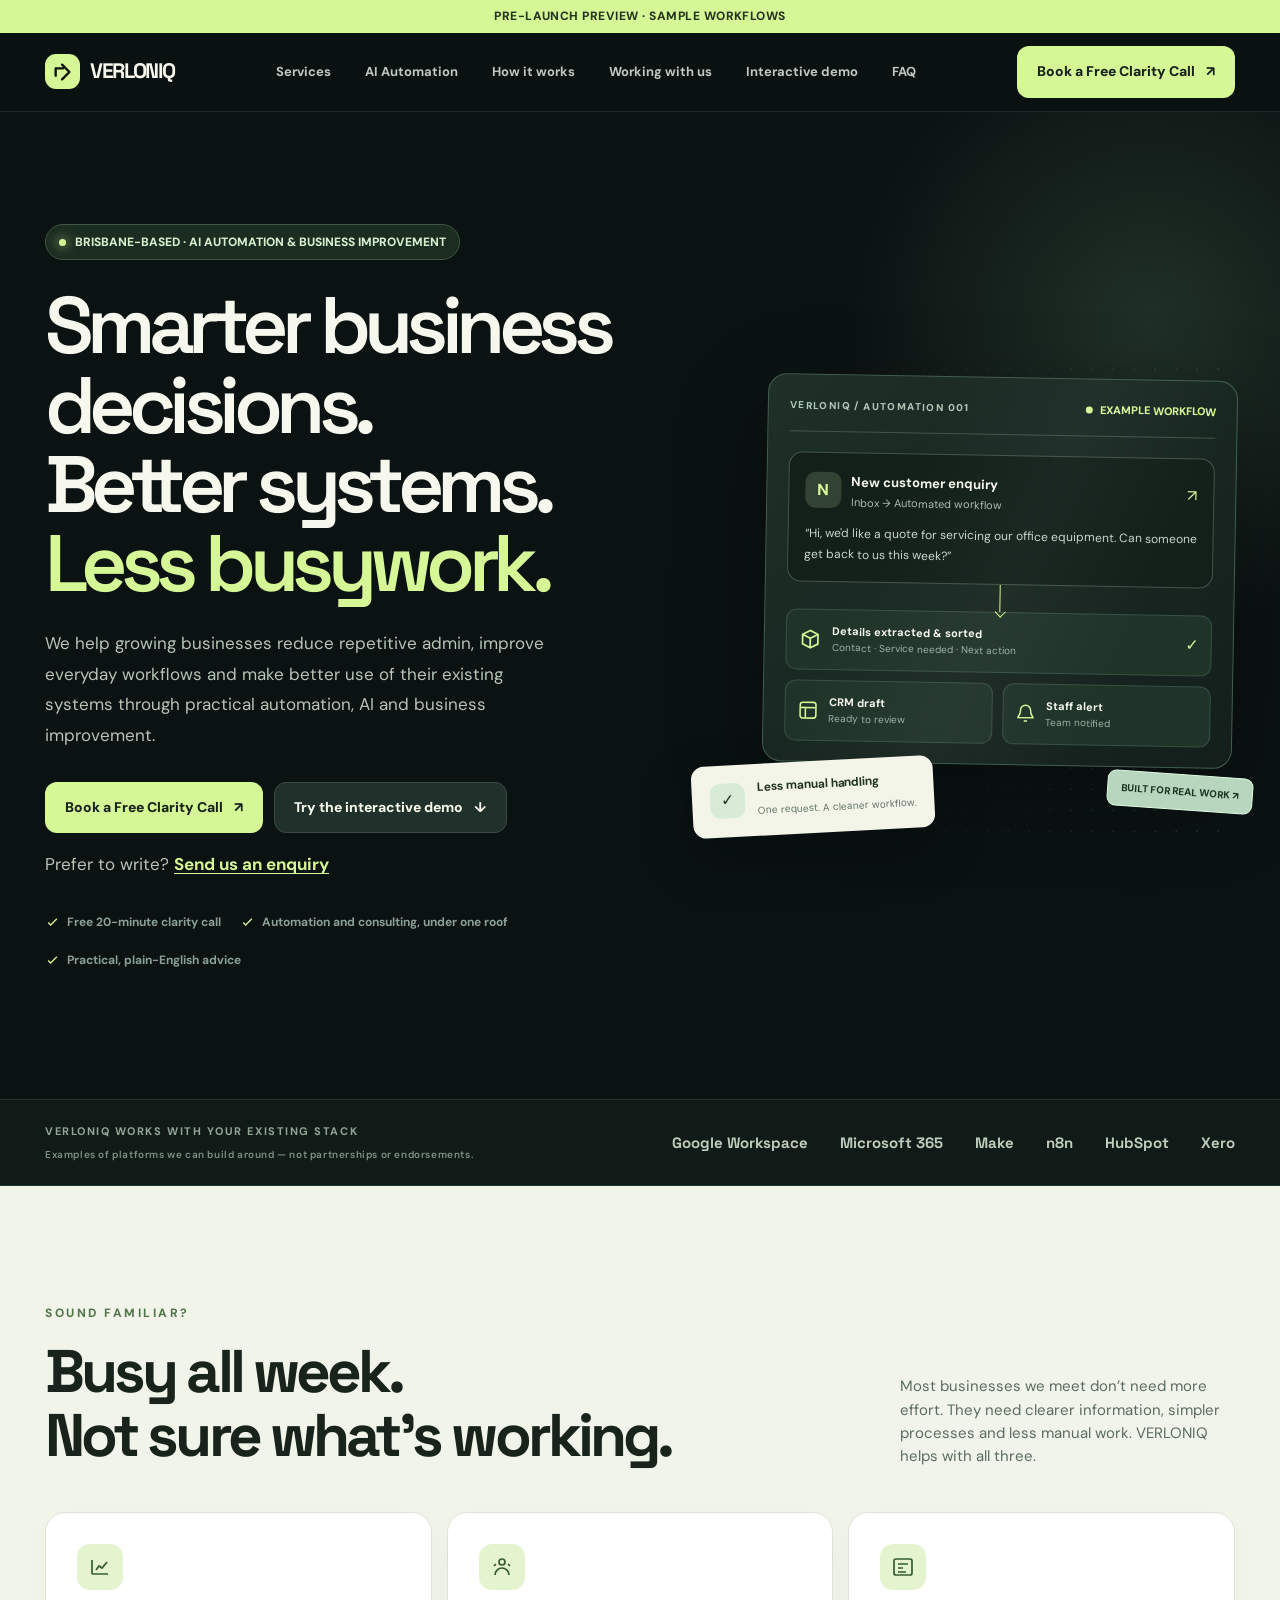
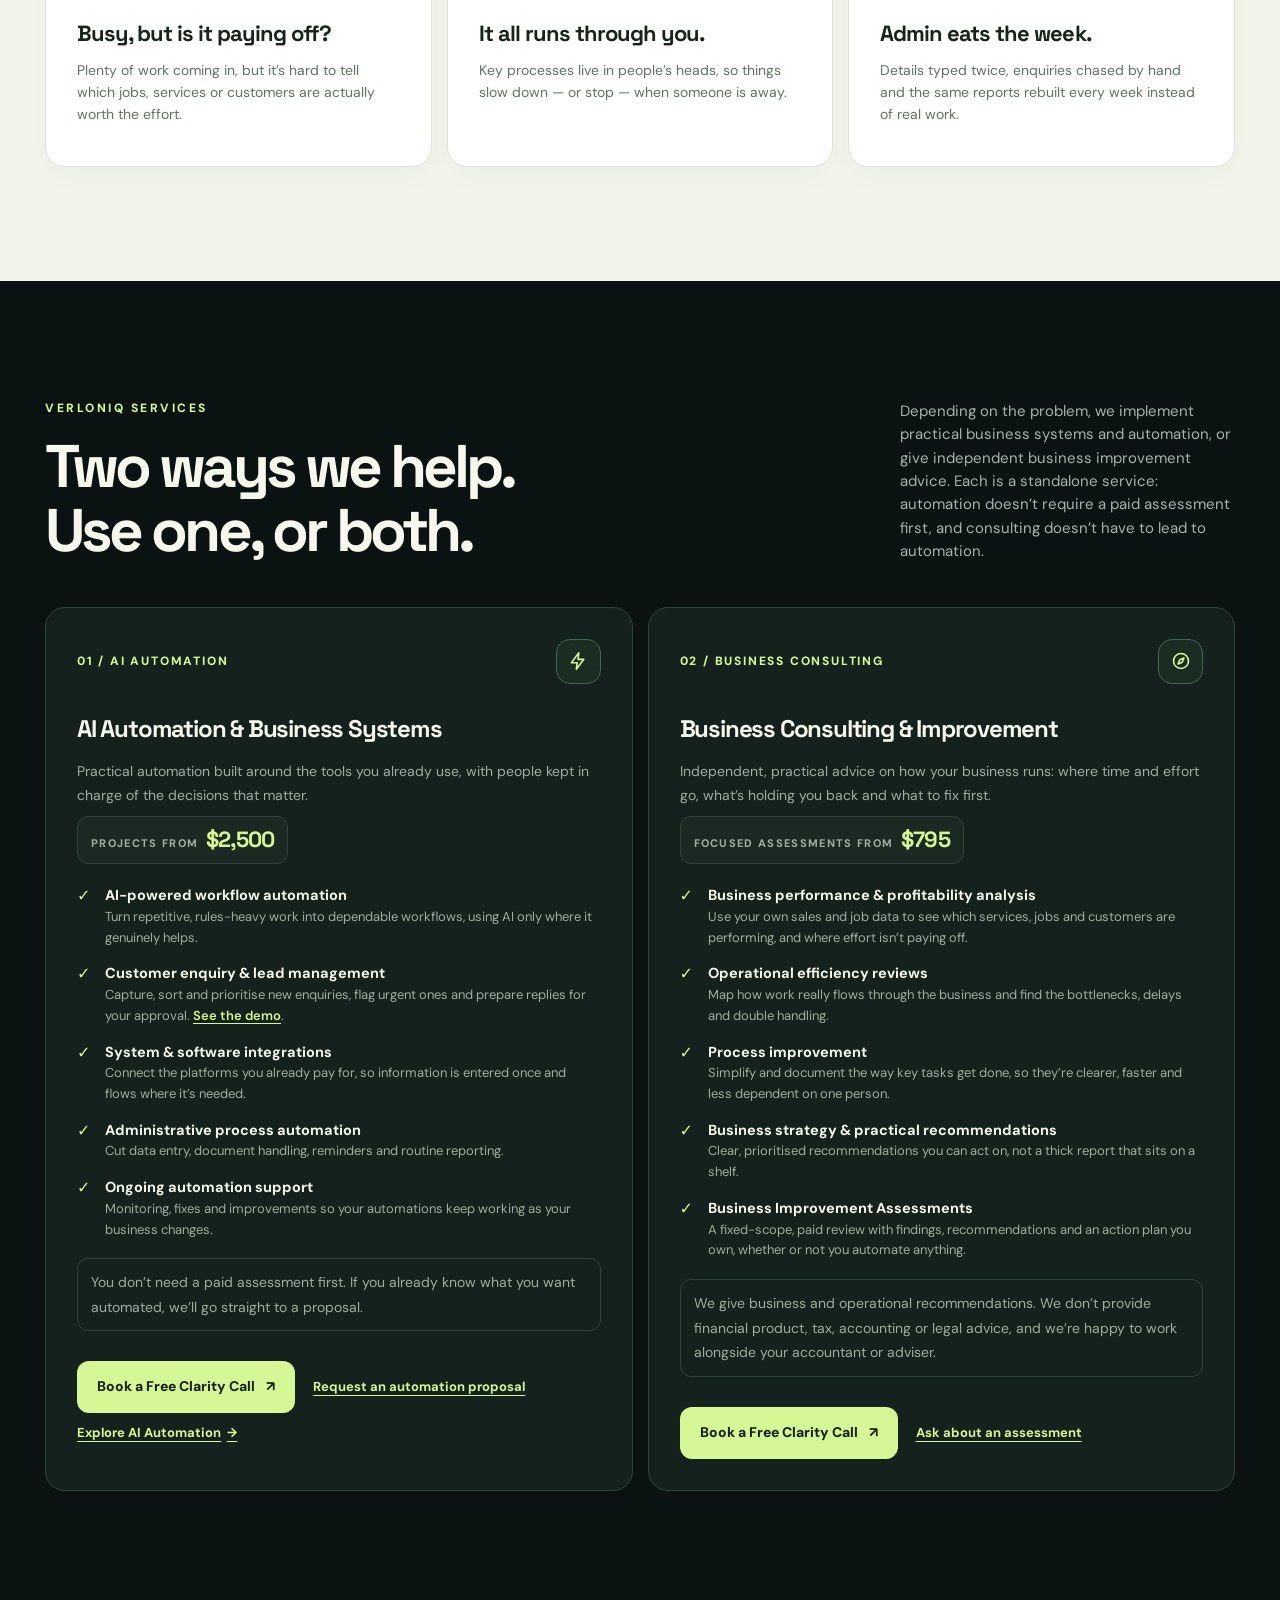
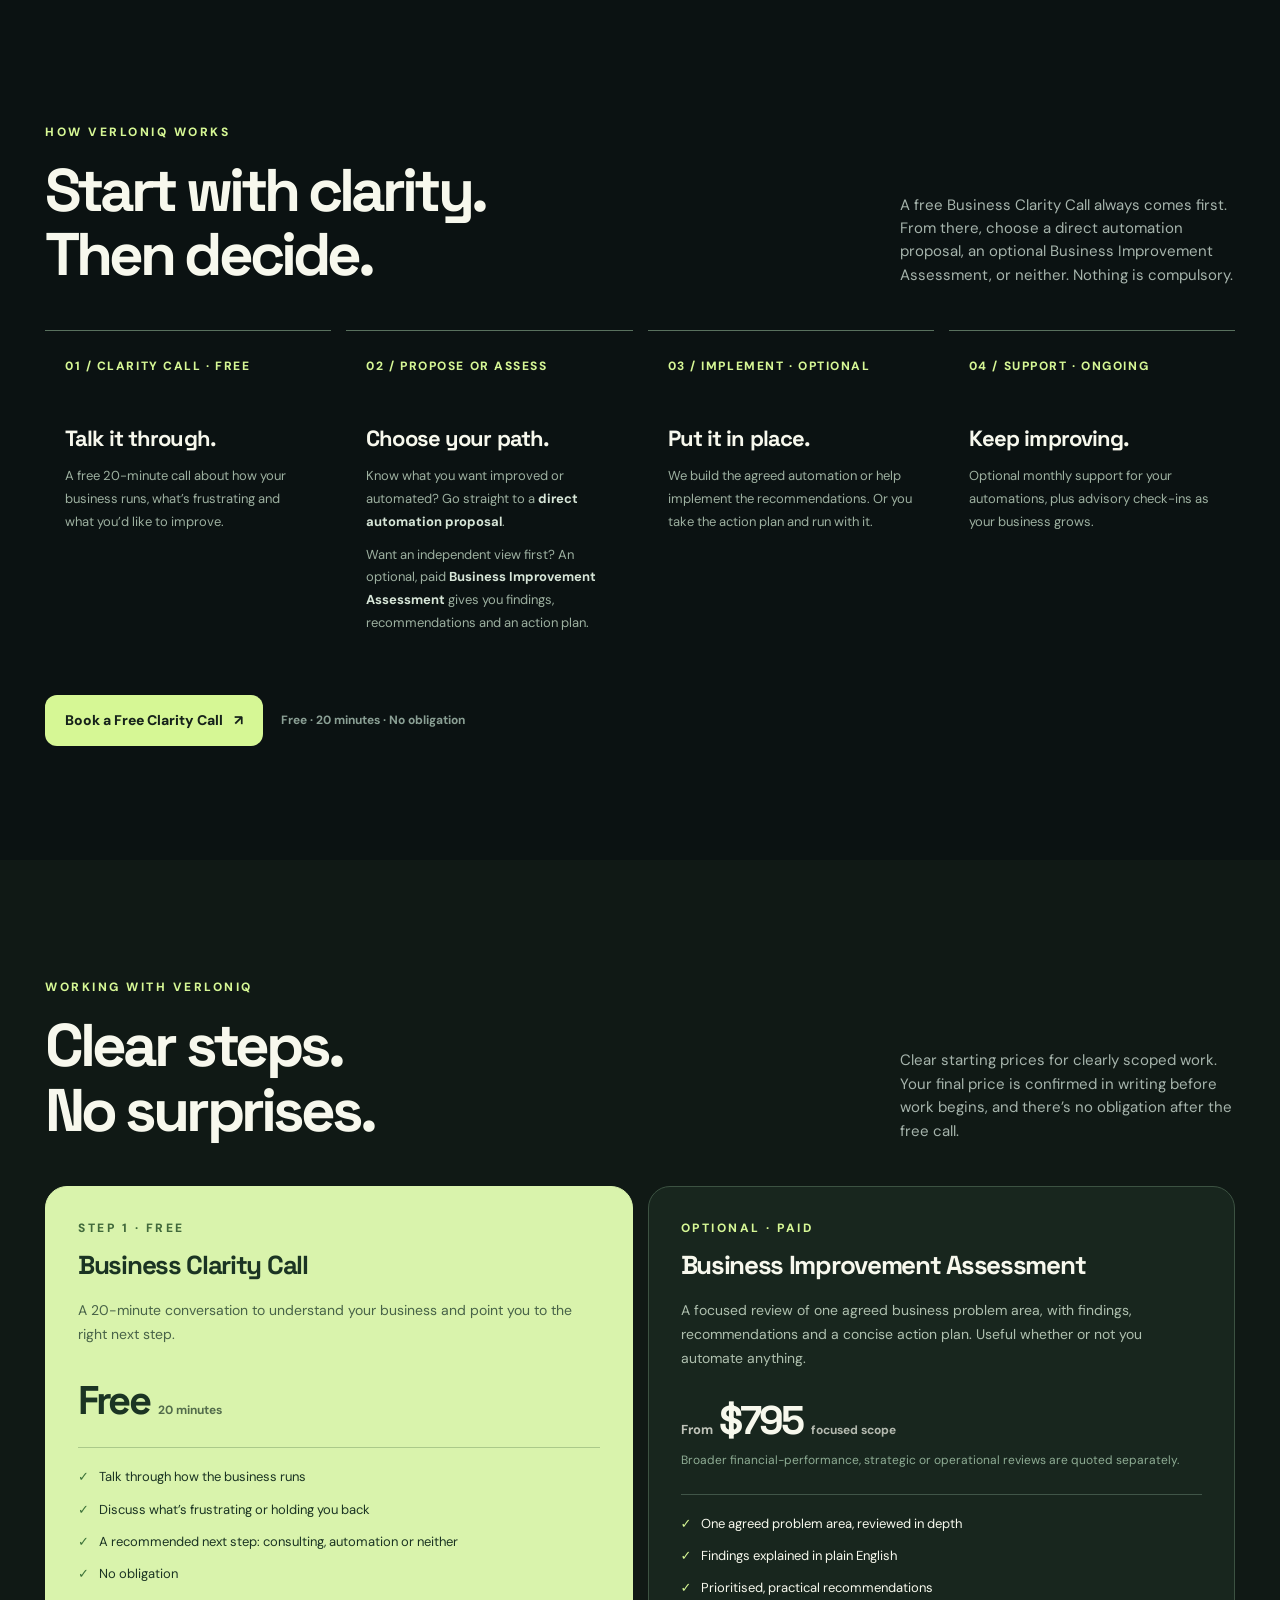
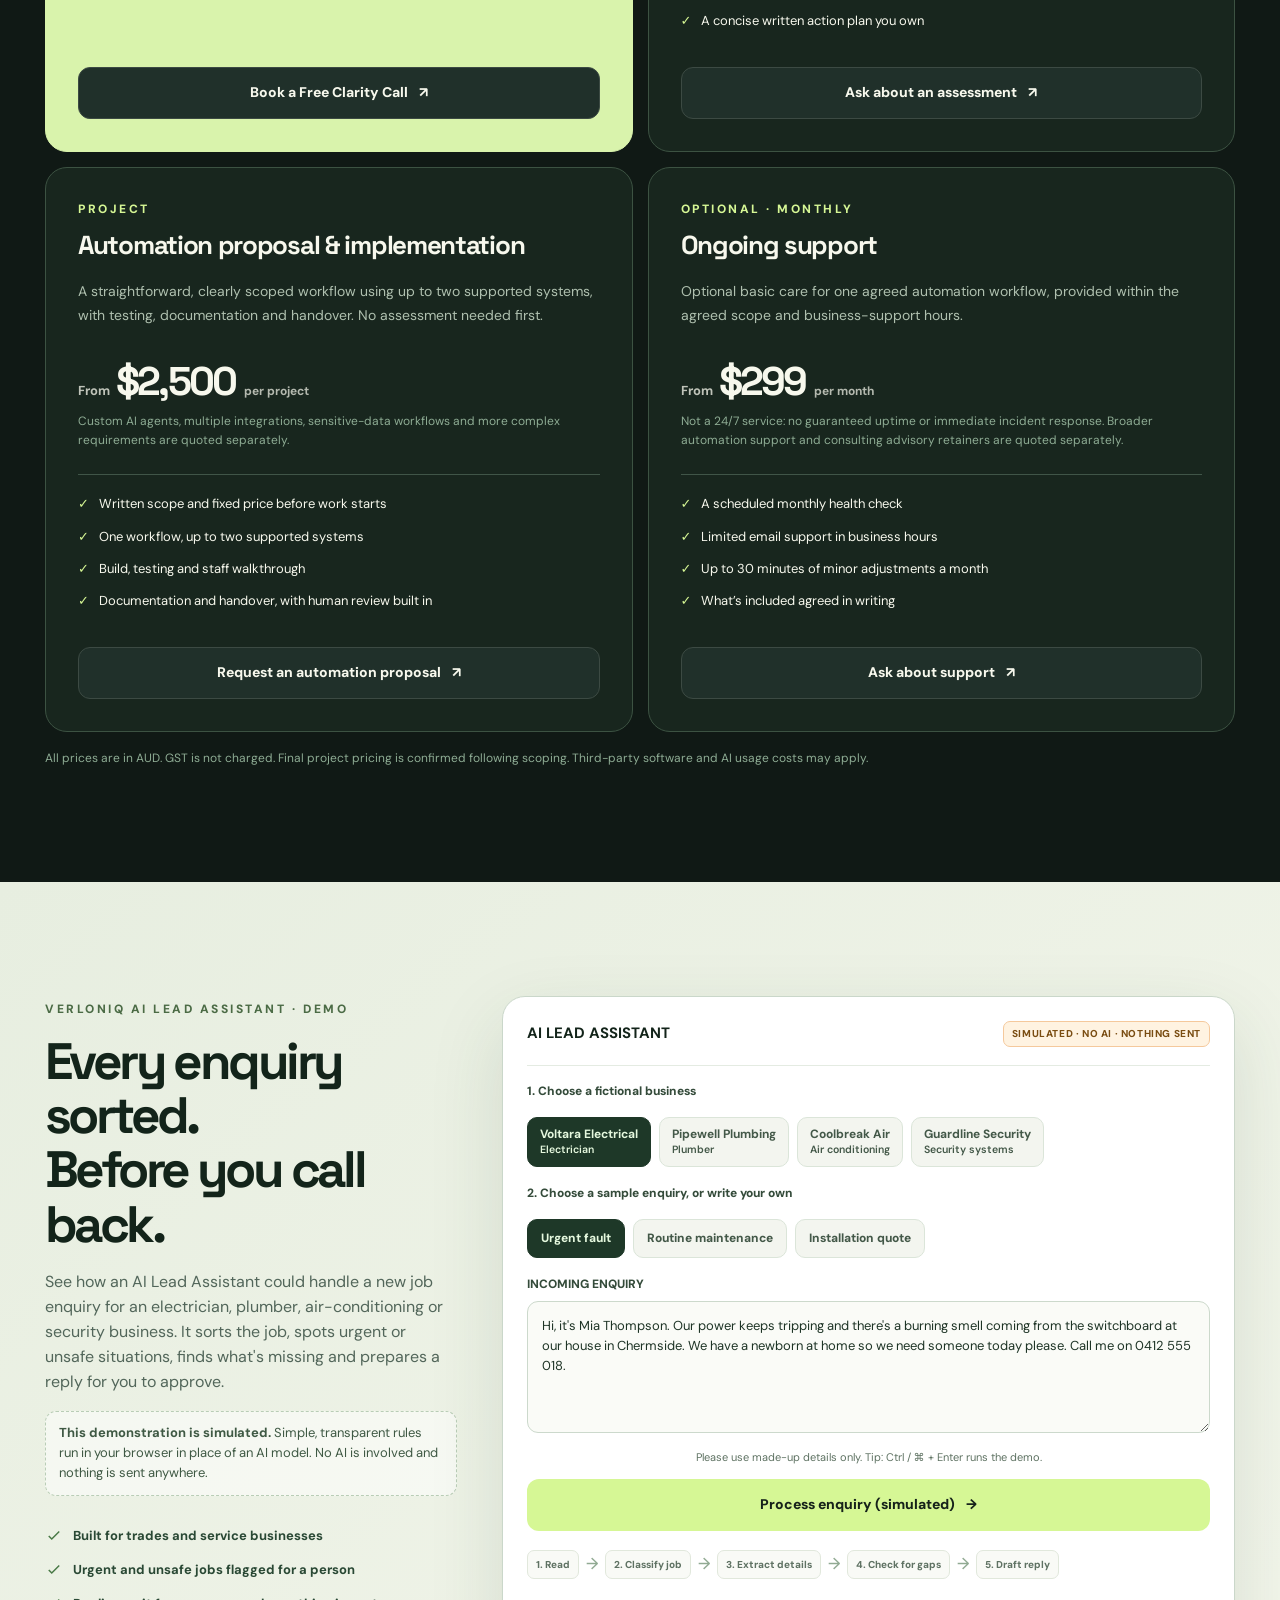
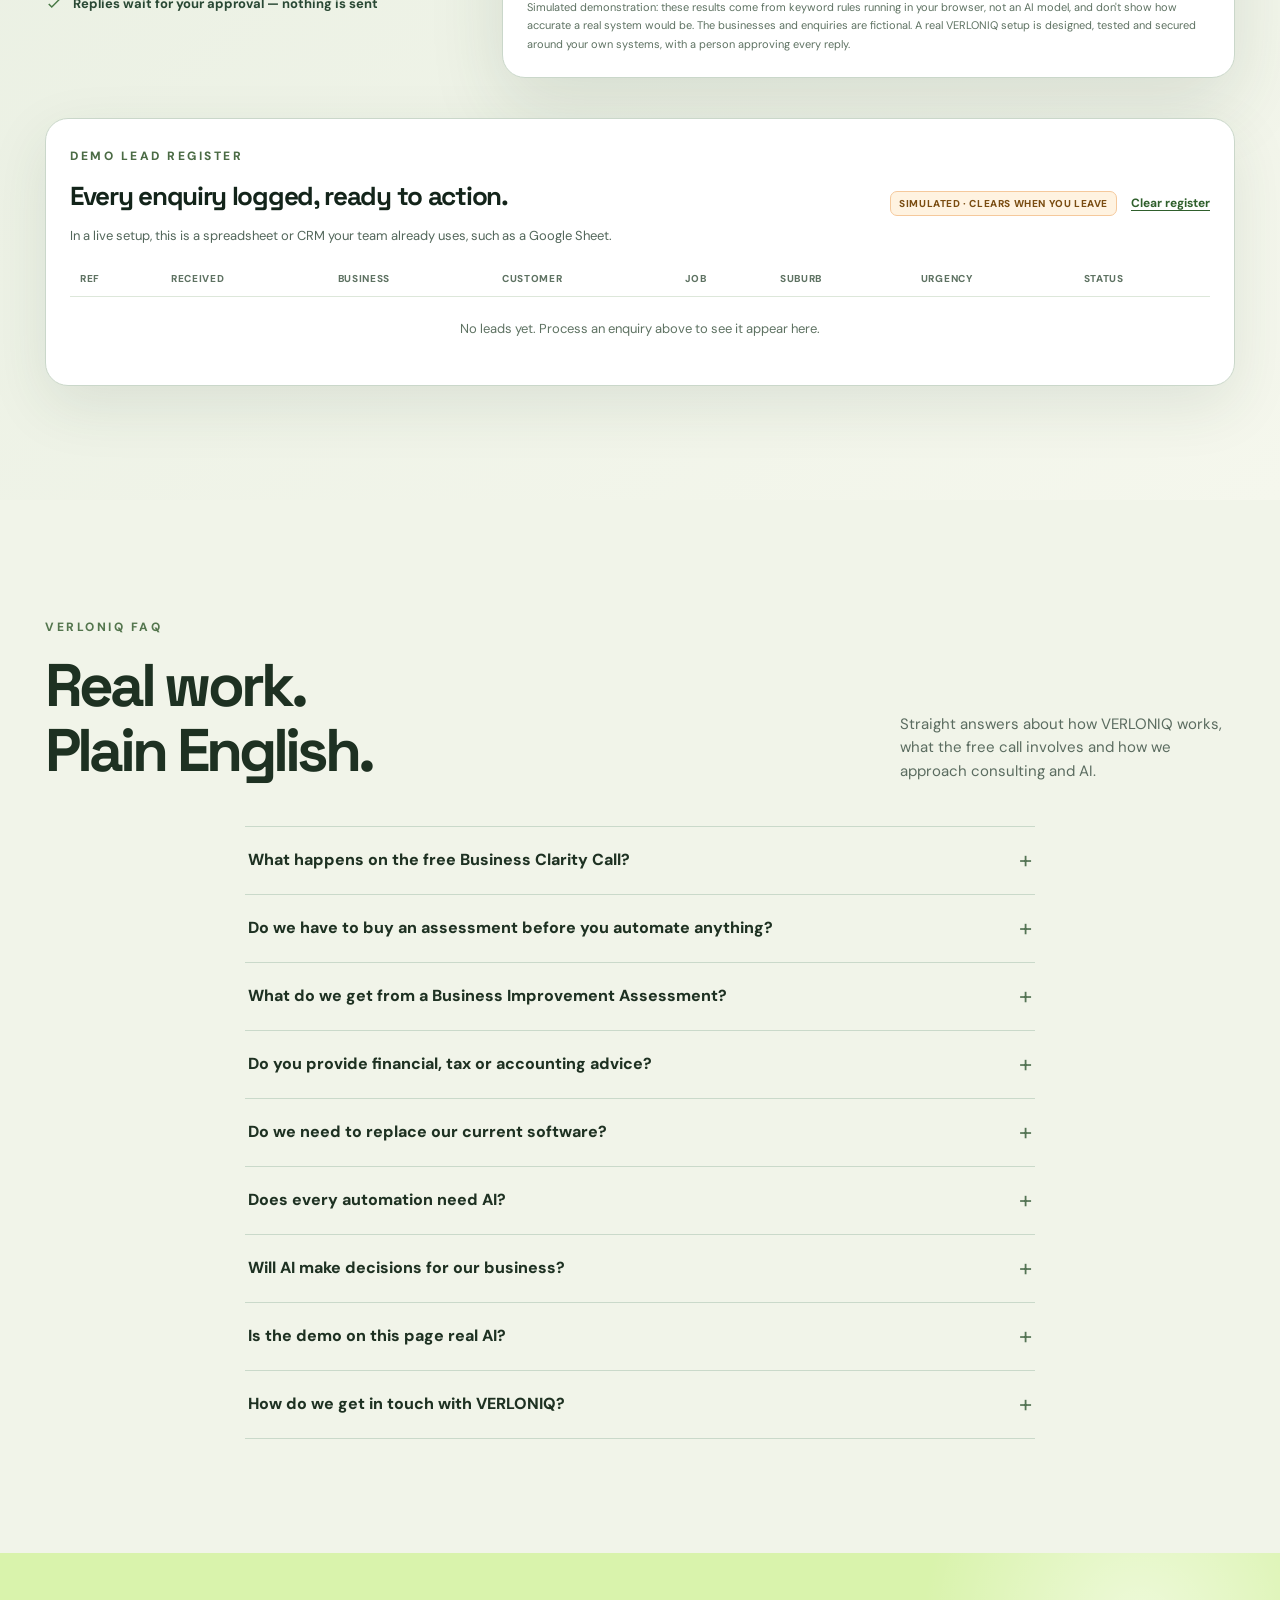
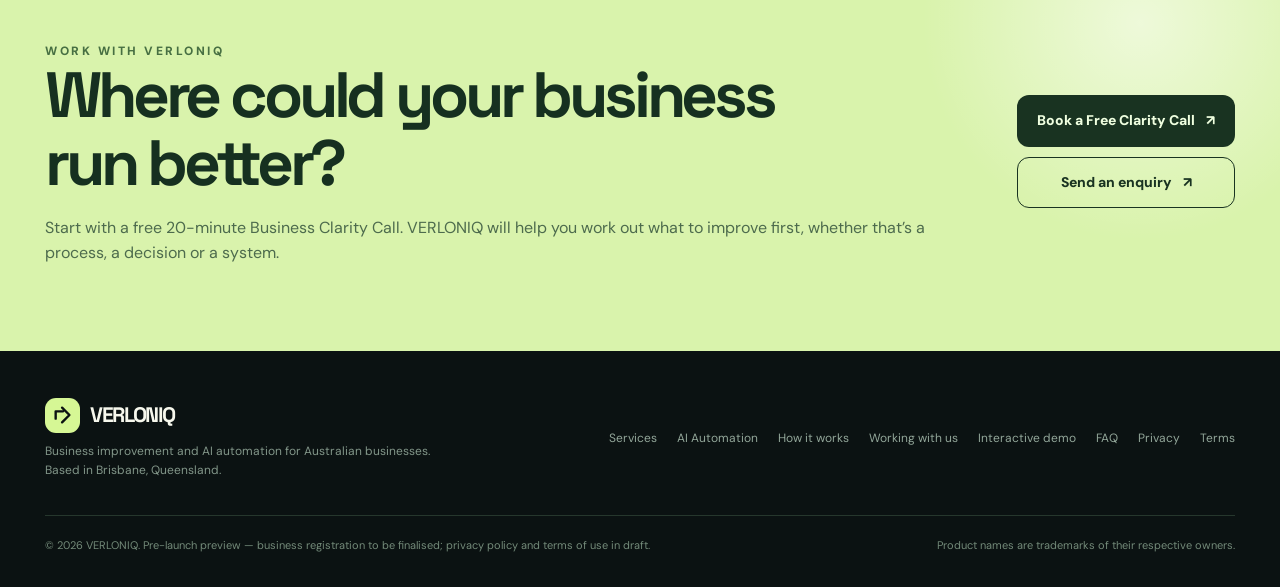
<file: public/index.html>
<!doctype html>
<html lang="en-AU">
<head>
  <meta charset="utf-8" />
  <meta name="viewport" content="width=device-width, initial-scale=1" />
  <meta name="theme-color" content="#0b1212" />
  <meta name="description" content="VERLONIQ helps growing businesses work more efficiently through better business systems, practical workflow automation and targeted business improvement. Brisbane-based. Book a free 20-minute Business Clarity Call." />
  <title>VERLONIQ — Business systems, automation &amp; business improvement, Brisbane</title>
  <link rel="canonical" href="https://verloniq.com/" />
  <link rel="icon" href="/favicon.svg" type="image/svg+xml" />
  <meta property="og:type" content="website" />
  <meta property="og:site_name" content="VERLONIQ" />
  <meta property="og:locale" content="en_AU" />
  <meta property="og:url" content="https://verloniq.com/" />
  <meta property="og:title" content="VERLONIQ — Smarter business decisions. Better systems. Less busywork." />
  <meta property="og:description" content="Better systems, practical automation and targeted business improvement for growing businesses. Brisbane-based. Book a free 20-minute Business Clarity Call." />
  <meta property="og:image" content="https://verloniq.com/og-image.png" />
  <meta property="og:image:width" content="1200" />
  <meta property="og:image:height" content="630" />
  <meta name="twitter:card" content="summary_large_image" />
  <link rel="preconnect" href="https://fonts.googleapis.com" />
  <link rel="preconnect" href="https://fonts.gstatic.com" crossorigin />
  <link href="https://fonts.googleapis.com/css2?family=DM+Sans:wght@400;500;600;700;800&family=Space+Grotesk:wght@400;500;600;700&display=swap" rel="stylesheet" />
  <script>document.documentElement.classList.add('js')</script>
  <style>
    :root{--bg:#0b1212;--bg2:#121b1a;--panel:#17211e;--line:#34413a;--lime:#d6f795;--mint:#a8dfba;--white:#f7f8ed;--grey:#a6b4ac;--mute:#76877e;--orange:#f5c99c;--r:22px;--shadow:0 28px 90px rgba(0,0,0,.28)}
    *{box-sizing:border-box}html{scroll-behavior:smooth}body{margin:0;background:var(--bg);color:var(--white);font-family:'DM Sans',system-ui,sans-serif;line-height:1.56}a{color:inherit;text-decoration:none}button,input,textarea,select{font:inherit}button{cursor:pointer}::selection{background:var(--lime);color:#101b12}
    .container{width:min(1190px,calc(100% - 48px));margin-inline:auto}.muted{color:var(--grey)}.small{font-size:13px}.eyebrow{font-size:12px;font-weight:800;letter-spacing:.21em;text-transform:uppercase;color:var(--lime)}.serif{font-family:'Space Grotesk',sans-serif;letter-spacing:-.05em}.sr-only{position:absolute;width:1px;height:1px;padding:0;margin:-1px;overflow:hidden;clip:rect(0,0,0,0);white-space:nowrap;border:0}
    .preview-banner{background:#d6f795;color:#263422;text-align:center;font-size:12px;padding:7px 12px;font-weight:800;letter-spacing:.04em}
    header{position:sticky;top:0;z-index:50;background:rgba(11,18,18,.88);backdrop-filter:blur(20px);-webkit-backdrop-filter:blur(20px);border-bottom:1px solid rgba(177,204,175,.14)}.nav{display:flex;align-items:center;justify-content:space-between;height:78px;gap:20px}.brand{display:inline-flex;align-items:center;gap:10px;font-family:'Space Grotesk',sans-serif;font-weight:700;font-size:21px;letter-spacing:-.065em}.mark{display:grid;place-items:center;width:35px;height:35px;background:var(--lime);border-radius:11px;color:var(--bg)}.nav-links{display:flex;align-items:center;gap:34px}.nav-links a{font-size:13px;font-weight:700;color:#bccbbf;transition:color .15s}.nav-links a:hover{color:var(--lime)}.btn{border:1px solid transparent;border-radius:12px;display:inline-flex;align-items:center;gap:11px;justify-content:center;padding:14px 19px;font-size:14px;font-weight:800;min-height:48px;transition:transform .18s,background .18s,border-color .18s}.btn:hover{transform:translateY(-2px)}.btn-primary{background:var(--lime);color:#16221a}.btn-primary:hover{background:#e7ffba}.btn-dark{background:#20302a;color:var(--white);border-color:#3c4a43}.btn-dark:hover{border-color:#b7c4b6}.btn-light{color:#1d2a21;background:#f2f4e7}.menu-toggle{display:none;color:var(--white);background:none;border:1px solid #506158;border-radius:9px;padding:7px 10px;font-size:19px}
    .hero{position:relative;overflow:hidden;padding:112px 0 130px}.hero:before{content:'';position:absolute;width:760px;height:700px;right:-250px;top:-140px;background:radial-gradient(circle,rgba(150,220,155,.15),transparent 60%);pointer-events:none}.hero-grid{position:relative;display:grid;grid-template-columns:1.05fr .95fr;gap:72px;align-items:center}.pill{display:inline-flex;align-items:center;gap:9px;background:#1b2c21;border:1px solid #3d583e;padding:8px 13px;border-radius:90px;color:#d7efcf;font-size:12px;font-weight:800}.pill i{width:7px;height:7px;background:var(--lime);border-radius:50%;box-shadow:0 0 12px var(--lime)}h1,h2,h3,p{margin-top:0}h1,h2,h3{font-family:'Space Grotesk',sans-serif}h1{font-size:clamp(56px,6.5vw,80px);letter-spacing:-.082em;line-height:.99;font-weight:600;margin:26px 0 25px;max-width:660px}h1 span{color:var(--lime)}.hero-copy>p{max-width:510px;color:#b5c6b7;font-size:17px;line-height:1.8;margin-bottom:31px}.hero-actions{display:flex;gap:11px;flex-wrap:wrap}.micro-line{display:flex;align-items:center;flex-wrap:wrap;gap:19px;margin-top:33px;color:#8ba095;font-size:12px;font-weight:700}.micro-line span{display:flex;align-items:center;gap:7px}.micro-line svg{color:var(--lime)}
    .workflow-scene{position:relative;min-height:475px}.dot-matrix{position:absolute;inset:0;background-image:radial-gradient(#8bad8c 1px,transparent 1px);background-size:21px 21px;opacity:.15;mask-image:linear-gradient(to left,black,transparent)}.floating-card{position:absolute;background:linear-gradient(135deg,#1e3028,#141f1b);border:1px solid #42604c;border-radius:19px;box-shadow:var(--shadow)}.flow-main{width:min(100%,470px);right:0;top:18px;padding:22px 21px 20px;transform:rotate(1deg)}.flow-main:before{content:'';position:absolute;inset:0;border-radius:inherit;background:linear-gradient(115deg,transparent 28%,rgba(255,255,255,.035) 52%,transparent 76%);pointer-events:none}.flow-bar{display:flex;justify-content:space-between;gap:10px;align-items:center;padding-bottom:17px;border-bottom:1px solid #40554a}.flow-tag{font-size:10px;letter-spacing:.14em;font-weight:800;color:#b2c6b6}.status-live{display:inline-flex;gap:7px;align-items:center;color:var(--lime);font-size:11px;font-weight:800}.status-live:before{content:'';width:7px;height:7px;border-radius:50%;background:var(--lime)}.flow-input{margin-top:20px;border:1px solid #415448;border-radius:14px;padding:16px;background:#13201a}.from-head{display:flex;gap:10px;align-items:center;margin-bottom:12px}.avatar{width:36px;height:36px;display:grid;place-items:center;border-radius:10px;background:#324333;color:var(--lime);font-weight:800}.from-head strong{font-size:13px}.from-head small{display:block;font-size:11px;color:#a8bbac}.flow-input p{color:#c9d5c9;font-size:12px;line-height:1.75;margin:0}.flow-connector{position:relative;width:1px;height:27px;margin:auto;background:var(--lime)}.flow-connector:after{content:'';position:absolute;bottom:-4px;left:-3px;width:7px;height:7px;transform:rotate(45deg);border-bottom:1px solid var(--lime);border-right:1px solid var(--lime)}.flow-split{display:grid;grid-template-columns:1fr 1fr;gap:10px}.mini-out{border:1px solid #365143;border-radius:11px;padding:13px 12px;background:#203329;display:flex;align-items:center;gap:10px}.mini-out svg{color:var(--lime)}.mini-out strong{display:block;font-size:11px}.mini-out small{display:block;color:#9eb1a4;font-size:10px}.flow-note{position:absolute;bottom:1px;left:-12px;display:flex;gap:12px;align-items:center;background:#f3f5e9;color:#213322;padding:14px 18px;border-radius:13px;box-shadow:0 20px 55px rgba(0,0,0,.22);transform:rotate(-3deg)}.flow-note .circle{width:35px;height:35px;display:grid;place-items:center;background:#d7ebd6;border-radius:10px}.flow-note strong{display:block;font-size:12px}.flow-note small{font-size:10px;color:#637368}.margin-chip{position:absolute;right:-18px;bottom:24px;background:#b8d5bd;color:#1c3626;border:1px solid #e0fae3;padding:9px 13px;border-radius:9px;font-weight:800;font-size:10px;transform:rotate(4deg)}
    .trustbar{border-top:1px solid #25352d;border-bottom:1px solid #25352d;background:#101a17;padding:23px 0}.trustbar-inner{display:flex;align-items:center;justify-content:space-between;gap:35px}.trustbar small{color:#91a697;font-weight:700;font-size:11px;letter-spacing:.14em;text-transform:uppercase}.integrations{display:flex;gap:25px 32px;flex-wrap:wrap;align-items:center}.integrations span{font-family:'Space Grotesk';font-size:15px;font-weight:700;color:#becdbd;white-space:nowrap}
    section{padding:114px 0}.section-top{display:flex;align-items:end;justify-content:space-between;gap:30px;margin-bottom:43px}.section-top h2{font-size:clamp(39px,4.7vw,64px);letter-spacing:-.065em;line-height:1.07;max-width:685px;margin:15px 0 0}.section-top p{max-width:335px;color:var(--grey);margin:0;font-size:15px}.light-area{background:#f1f4e9;color:#17231b}.light-area .eyebrow{color:#54764e}.light-area .section-top p{color:#66776b}.problem-grid{display:grid;grid-template-columns:repeat(3,1fr);gap:15px}.problem{background:#fff;border:1px solid #dce4d7;border-radius:20px;padding:31px;min-height:255px;box-shadow:0 10px 30px rgba(22,47,33,.025)}.problem-icon{width:46px;height:46px;border-radius:13px;display:grid;place-items:center;background:#e4f4cf;color:#365b33;margin-bottom:26px}.problem h3{font-size:22px;letter-spacing:-.045em;margin-bottom:10px}.problem p{font-size:14px;color:#617165;margin:0}
    .services-grid{display:grid;grid-template-columns:repeat(3,1fr);gap:15px}.service{border:1px solid #30433a;background:#15211c;border-radius:20px;padding:31px;min-height:340px;display:flex;flex-direction:column;transition:transform .2s,border-color .2s}.service:hover{transform:translateY(-4px);border-color:#9eca98}.service-top{display:flex;justify-content:space-between;align-items:center;margin-bottom:58px}.number{font-size:12px;color:var(--lime);font-weight:800;letter-spacing:.15em}.service-icon{display:grid;place-items:center;border:1px solid #496353;border-radius:14px;background:#1b2c22;width:45px;height:45px;color:var(--lime)}.service h3{font-size:24px;letter-spacing:-.05em;margin-bottom:12px}.service p{color:#9ead9f;font-size:14px;line-height:1.75}.service-foot{display:flex;align-items:center;gap:8px;color:var(--lime);font-size:12px;font-weight:700;margin-top:auto}
    .demo{background:linear-gradient(140deg,#e7eee0,#f5f7ed);color:#13241a}.demo-layout{display:grid;grid-template-columns:.72fr 1.28fr;gap:45px;align-items:start}.demo-intro{position:sticky;top:120px}.demo-intro h2{font-size:clamp(38px,4vw,56px);line-height:1.06;letter-spacing:-.07em;margin:14px 0 18px}.demo-intro p{color:#52665a}.demo-highlights{margin-top:30px;display:grid;gap:14px}.demo-highlights div{display:flex;align-items:center;gap:10px;font-weight:700;color:#294834;font-size:13px}.demo-highlights svg{color:#497946}.demo-card{background:#fff;border:1px solid #cad7ca;border-radius:23px;padding:24px;box-shadow:0 27px 75px rgba(42,66,48,.13)}.demo-card-head{display:flex;align-items:center;justify-content:space-between;gap:10px;padding-bottom:18px;border-bottom:1px solid #e4ebe2}.demo-card-head strong{font-size:15px}.demo-card-head span{color:#64776b;font-size:11px}.switcher{display:flex;flex-wrap:wrap;gap:8px;margin:17px 0}.switcher button{background:#f3f5ef;color:#435848;border:1px solid #dbe5d9;border-radius:10px;padding:9px 13px;font-weight:800;font-size:12px}.switcher button.active{background:#1e3828;color:#e5f8de;border-color:#1e3828}.input-label{font-weight:800;font-size:12px;display:block;margin:15px 0 7px;color:#344b3a}.demo textarea{width:100%;min-height:132px;border:1px solid #ccd9cc;background:#fafbf7;border-radius:11px;padding:14px;resize:vertical;color:#1e3426;font-size:13px;line-height:1.55;outline:none}.demo textarea:focus{border-color:#7b9d78;box-shadow:0 0 0 3px rgba(104,155,91,.15)}.demo-run{width:100%;margin-top:13px}.run-progress{display:flex;gap:7px;align-items:center;flex-wrap:wrap;margin:19px 0}.run-progress span{border:1px solid #e1e8dc;background:#f9faf6;color:#899a8c;padding:6px 8px;border-radius:7px;font-size:10px;font-weight:800;white-space:nowrap}.run-progress span.done{border-color:#cce7bd;color:#466f3d;background:#eef8e9}.run-progress span.active{background:#d9f0cf;color:#23522d;border-color:#a4cd93}.run-progress b{font-weight:500;color:#91aa93}.result{display:none;border:1px solid #d4e4d1;background:#f5faf2;padding:17px;border-radius:13px}.result.show{display:block}.result-title{display:flex;gap:8px;align-items:center;font-weight:800;font-size:13px;margin-bottom:13px;color:#254c2e}.result-grid{display:grid;grid-template-columns:1fr 1fr;gap:8px}.result-field{padding:10px 11px;background:#fff;border:1px solid #e3ece0;border-radius:8px}.result-field span{display:block;color:#718577;font-size:10px;font-weight:800;text-transform:uppercase;letter-spacing:.07em}.result-field strong{display:block;color:#263e2d;font-size:12px;overflow-wrap:anywhere}.reply-box{font-size:12px;line-height:1.7;background:#fff;border:1px solid #e0ebdc;border-radius:10px;margin-top:11px;padding:12px;color:#3f5944}.demo-disclaimer{font-size:11px;color:#788c7b;margin:13px 0 0;line-height:1.65}
    .how-grid{display:grid;grid-template-columns:repeat(4,1fr);gap:15px}.how-card{padding:26px 20px;border-top:1px solid #59715e}.how-num{font-size:12px;letter-spacing:.13em;color:var(--lime);font-weight:800;margin-bottom:45px}.how-card h3{font-size:22px;letter-spacing:-.04em;margin:0 0 10px}.how-card p{color:#9db0a0;font-size:13px;margin:0;line-height:1.75}
    .pricing{background:#101915}.pricing-grid{display:grid;grid-template-columns:repeat(2,1fr);gap:15px}.price-card{background:#18261e;border:1px solid #3c5242;border-radius:22px;padding:32px;display:flex;flex-direction:column}.price-card.highlight{background:#d9f3ac;color:#1b3423;border-color:#d9f3ac}.price-card h3{font-size:26px;letter-spacing:-.05em;margin:7px 0 14px}.price-card p{color:#afc0af;font-size:14px;line-height:1.7;min-height:52px}.price-card.highlight p{color:#486348}.price{font-family:'Space Grotesk';font-size:47px;font-weight:700;line-height:1.2;letter-spacing:-.07em;margin:12px 0}.price span{font-family:'DM Sans';font-size:12px;font-weight:700;letter-spacing:normal;opacity:.7}.price-card ul{list-style:none;padding:19px 0 22px;margin:10px 0 14px;border-top:1px solid #405548;display:grid;gap:12px}.price-card.highlight ul{border-color:#abc98a}.price-card li{display:flex;gap:10px;font-size:13px;align-items:start}.price-card li:before{content:'✓';font-weight:800;color:var(--lime)}.price-card.highlight li:before{color:#3c7239}.price-card .btn{margin-top:auto}.pricing-note{color:#8eac94;font-size:12px;margin:17px 0 0}
    .faq-area{background:#f1f4e9;color:#1e3122}.faq-list{max-width:790px;margin:auto;border-top:1px solid #cad9ca}.faq-list details{padding:21px 3px;border-bottom:1px solid #cad9ca}.faq-list summary{cursor:pointer;font-size:16px;font-weight:800;list-style:none;display:flex;justify-content:space-between;gap:15px}.faq-list summary:after{content:'+';font-size:24px;font-weight:400;color:#547454;line-height:1}.faq-list details[open] summary:after{content:'−'}.faq-list p{font-size:14px;max-width:680px;color:#657869;margin-top:13px;margin-bottom:0}
    .cta{position:relative;overflow:hidden;background:#d9f3ac;color:#163020;padding:85px 0}.cta:after{content:'';position:absolute;width:440px;height:440px;background:radial-gradient(circle,rgba(255,255,255,.55),transparent 70%);right:-80px;top:-150px}.cta-inner{position:relative;z-index:1;display:flex;justify-content:space-between;gap:30px;align-items:center}.cta h2{font-size:clamp(42px,5vw,71px);line-height:1.05;letter-spacing:-.065em;max-width:740px;margin:0}.cta p{color:#4d6b4d;margin:19px 0 0}.cta .btn{background:#193321;color:#efffe0;white-space:nowrap}
    footer{padding:47px 0 33px;background:#0b1212}.footer-row{display:flex;justify-content:space-between;gap:20px;align-items:center}.footer-row p{font-size:12px;color:#829689;margin:8px 0 0}.footer-meta{display:flex;gap:20px;color:#92a699;font-size:12px}.footer-bottom{border-top:1px solid #26372d;margin-top:35px;padding-top:21px;display:flex;justify-content:space-between;gap:20px;color:#738a79;font-size:11px}
    .modal-backdrop{display:none;position:fixed;inset:0;background:rgba(0,0,0,.78);backdrop-filter:blur(5px);z-index:100;align-items:center;justify-content:center;padding:15px}.modal-backdrop.open{display:flex}.modal{width:min(100%,520px);max-height:90vh;overflow:auto;background:#f5f8ef;color:#1d3422;border:1px solid #dce7d6;border-radius:21px;padding:29px;box-shadow:0 25px 90px #0008}.modal-top{display:flex;justify-content:space-between;align-items:center;gap:15px}.modal h2{font-size:31px;letter-spacing:-.06em;margin:9px 0}.modal p{font-size:13px;color:#5b6c60}.modal label{display:block;font-weight:800;font-size:12px;margin:14px 0 6px}.modal input,.modal textarea,.modal select{width:100%;border:1px solid #c6d8c7;border-radius:9px;padding:11px 12px;background:#fff;color:#243b2a;outline:none}.modal input:focus,.modal textarea:focus,.modal select:focus{border-color:#7caf7f}.modal textarea{min-height:100px;resize:vertical}.close{background:#e1e9dd;border:none;border-radius:8px;width:32px;height:32px;font-size:20px;color:#264030}.modal .btn{width:100%;margin-top:18px}.form-message{font-size:12px;font-weight:700;color:#416b41;margin-top:10px;min-height:18px}

    /* ---- Refinements: accessibility, motion and hover polish (same visual identity) ---- */
    .skip-link{position:absolute;left:16px;top:-60px;z-index:200;background:var(--lime);color:#16221a;padding:10px 14px;border-radius:10px;font-weight:800;font-size:13px;transition:top .2s}.skip-link:focus{top:12px}
    :focus-visible{outline:2px solid var(--lime);outline-offset:3px}.light-area :focus-visible,.demo :focus-visible,.faq-area :focus-visible,.cta :focus-visible,.modal :focus-visible,.price-card.highlight :focus-visible{outline-color:#3c7239}
    .pill{white-space:nowrap}main section[id]{scroll-margin-top:78px}.demo .eyebrow{color:#4b6b45}
    /* Contrast: nudge small muted text to WCAG AA (4.5:1) within the same palette */
    .light-area .section-top p,.faq-area .section-top p,.faq-list p{color:#5b6c60}.faq-area .eyebrow{color:#54764e}.demo-disclaimer,.result-field span{color:#5e7262}.run-progress span{color:#5f7263}
    header{transition:background .3s,box-shadow .3s}header.scrolled{background:rgba(11,18,18,.95);box-shadow:0 14px 40px rgba(0,0,0,.28)}
    .nav-links a{position:relative}.nav-links a:after{content:'';position:absolute;left:0;right:0;bottom:-7px;height:1px;background:var(--lime);transform:scaleX(0);transform-origin:left;transition:transform .25s ease}.nav-links a:hover:after,.nav-links a.active:after{transform:scaleX(1)}.nav-links a.active{color:var(--lime)}.nav-links .nav-mobile-cta{display:none}
    .btn{transition:transform .18s,background .18s,border-color .18s,box-shadow .25s}.btn-primary:hover{box-shadow:0 12px 32px rgba(214,247,149,.2)}.btn:active{transform:translateY(0)}.btn:disabled{opacity:.75;cursor:progress;transform:none}.btn span[aria-hidden]{display:inline-block;transition:transform .2s}.btn:hover span[aria-hidden]{transform:translate(2px,-1px)}
    .status-live:before{animation:pulse 2.4s ease-in-out infinite}.flow-main{animation:floaty 8s ease-in-out infinite}.flow-note{animation:floaty 7s ease-in-out -2s infinite}.margin-chip{animation:floaty 9s ease-in-out -4s infinite}
    .integrations span{transition:color .2s}.integrations span:hover{color:var(--lime)}.trust-note{display:block;margin-top:6px;font-size:10px!important;letter-spacing:.06em!important;color:#7d9283!important;text-transform:none!important;font-weight:600!important}
    .problem{transition:transform .25s ease,box-shadow .25s ease,border-color .25s}.problem:hover{transform:translateY(-4px);border-color:#c5d8bd;box-shadow:0 18px 40px rgba(22,47,33,.08)}.problem-icon{transition:transform .25s}.problem:hover .problem-icon{transform:scale(1.06)}
    .service{transition:transform .25s ease,border-color .25s,background .25s}.service:hover{background:#17251f}.service-icon{transition:background .25s,color .25s,transform .25s}.service:hover .service-icon{background:var(--lime);color:var(--bg);transform:rotate(-6deg)}.service-foot span{display:inline-block;transition:transform .2s}.service:hover .service-foot span{transform:translate(2px,-2px)}
    .service-cta{background:transparent;border-style:dashed;border-color:#3f5747}.service-cta:hover{background:#15211c;border-style:solid}.service-cta .btn{margin-top:auto;align-self:flex-start}
    .switcher button{transition:background .2s,border-color .2s,color .2s}.switcher button:not(.active):hover{border-color:#a9c3a5;background:#eef3e9}.run-progress span{transition:background .2s,color .2s,border-color .2s}.result.show{animation:fadeUp .35s ease}.demo-kbd{font-size:11px;color:#5e7262;margin:8px 0 0;text-align:center}.reply-note{font-size:10px;font-weight:800;letter-spacing:.08em;text-transform:uppercase;color:#5e7262;margin:8px 0 0}
    .how-card{transition:border-color .3s}.how-card:hover{border-top-color:var(--lime)}.how-card h3{transition:color .25s}.how-card:hover h3{color:var(--lime)}
    .price-card{transition:transform .25s ease,border-color .25s,box-shadow .25s}.price-card:hover{transform:translateY(-4px);box-shadow:0 24px 60px rgba(0,0,0,.22)}.price-card:not(.highlight):hover{border-color:#6f8f73}
    .faq-list summary{transition:color .2s}.faq-list summary:hover{color:#3c7239}.faq-list summary::-webkit-details-marker{display:none}.faq-list details[open] p{animation:fadeUp .3s ease}
    .cta-note{display:block;margin-top:10px;font-size:12px;font-weight:700;color:#4d6b4d;text-align:center}
    .footer-meta a,.footer-row .brand{transition:color .2s}.footer-meta a:hover{color:var(--lime)}
    .modal-backdrop.open{animation:fadeIn .2s ease}.modal-backdrop.open .modal{animation:modalIn .28s cubic-bezier(.2,.7,.2,1)}.demo-badge{display:inline-flex;align-items:center;gap:7px;background:#fff3e1;border:1px solid var(--orange);color:#7a4d12;font-size:11px;font-weight:800;letter-spacing:.04em;padding:6px 10px;border-radius:8px;margin:2px 0 8px}.demo-badge:before{content:'';width:7px;height:7px;border-radius:50%;background:#e39b4f}
    /* Reveal-on-scroll: uses `translate` so it never fights hover `transform`; content stays visible without JS */
    .js .reveal{opacity:0;translate:0 22px;transition:opacity .7s ease var(--d,0s),translate .7s cubic-bezier(.2,.7,.2,1) var(--d,0s),transform .25s ease,border-color .25s,box-shadow .25s,background .25s}.js .reveal.in{opacity:1;translate:0 0}
    /* Enquiry form (Formspree), booking (Cal.com) and demo/live mode switching */
    html:not(.form-live) [data-form="live"],html.form-live [data-form="demo"],html:not(.booking-live) [data-booking="live"],html.booking-live [data-booking="placeholder"]{display:none!important}
    .form-grid{display:grid;grid-template-columns:1fr 1fr;gap:0 12px}.optional{font-weight:600;color:#5b6c60}
    .modal .field-error{color:#a3392b;font-size:12px;font-weight:700;margin:5px 0 0;line-height:1.4}.modal .field-error:empty{display:none}.modal h2{line-height:1.12}
    .modal [aria-invalid="true"],.modal [aria-invalid="true"]:focus{border-color:#c0533f;box-shadow:0 0 0 3px rgba(192,83,63,.12)}
    .modal .field-hint{font-size:12px;margin:6px 0 0;line-height:1.5}
    .modal label.check{display:flex;gap:10px;align-items:flex-start;font-weight:600;font-size:13px;line-height:1.5;margin:18px 0 0;cursor:pointer}.modal .check input{width:18px;height:18px;margin:1px 0 0;padding:0;flex:none;accent-color:#3c7239}
    .modal p a,.modal .check a{color:#2f5f2c;text-decoration:underline;text-underline-offset:2px}
    .modal .privacy-notice{font-size:11.5px;line-height:1.6;margin:12px 0 0;padding:11px 12px;background:#eef3e8;border:1px solid #dbe6d6;border-radius:10px}
    .hp{position:absolute;left:-10000px;top:auto;width:1px;height:1px;overflow:hidden}
    .form-status{margin-top:12px;padding:12px 14px;border-radius:10px;font-size:13px;font-weight:700;line-height:1.5}.form-status[hidden]{display:none}.form-status.is-error{background:#fbece8;border:1px solid #efc4b9;color:#8a2f22}.form-status.is-info{background:#fff3e1;border:1px solid var(--orange);color:#7a4d12}
    .form-success:focus{outline:none}.success-icon{width:46px;height:46px;border-radius:13px;display:grid;place-items:center;background:#e4f4cf;color:#365b33;margin:14px 0 6px;font-weight:800;font-size:20px}.form-success h3{font-size:24px;letter-spacing:-.05em;margin:10px 0 8px}
    .book-points{list-style:none;padding:0;margin:16px 0 4px;display:grid;gap:10px}.book-points li{display:flex;gap:10px;font-size:14px;font-weight:700;color:#294834}.book-points li:before{content:'✓';color:#3c7239;font-weight:800}.modal .book-note{font-size:12px;margin:12px 0 0}
    .inline-link{color:var(--lime);text-decoration:underline;text-underline-offset:3px;font-weight:600}.inline-link:hover{color:#e7ffba}
    .text-link{display:inline-flex;align-self:flex-start;gap:6px;margin-top:14px;padding:0;background:none;border:0;color:var(--lime);font-size:13px;font-weight:700;text-decoration:underline;text-underline-offset:4px;transition:color .2s}.text-link:hover{color:#e7ffba}
    .cta-actions{display:flex;flex-direction:column;gap:10px}.cta .btn.btn-outline{background:transparent;color:#193321;border-color:#193321}.cta .btn.btn-outline:hover{background:rgba(25,51,33,.07)}.cta-actions .cta-note{margin-top:2px}
    @media(max-width:800px){.cta-actions{margin-top:25px}.cta-actions .btn{margin-top:0!important}}
    @media(max-width:520px){.form-grid{grid-template-columns:1fr}.modal{padding:22px 18px}}
    /* Phase 2: hero alternative link, journey paths, Turnstile slot */
    .hero-alt{margin:16px 0 0;font-size:13px;color:#8ba095}.link-btn{background:none;border:0;padding:0;color:var(--lime);font-weight:700;font-size:inherit;text-decoration:underline;text-underline-offset:3px;cursor:pointer;transition:color .2s}.link-btn:hover{color:#e7ffba}
    .how-card .path{margin-top:10px}.how-card p strong{color:#d7e6d8;font-weight:700}.how-actions{display:flex;flex-wrap:wrap;align-items:center;gap:12px 18px;margin-top:34px}.how-actions small{color:#8ba095;font-size:12px;font-weight:700}
    .price-card .price{font-size:40px}.price-card .price span{margin-left:6px}.engage-grid{grid-template-columns:repeat(2,1fr)}
    /* Starting prices (services cards + Working with us) */
    .start-price{display:flex;align-items:baseline;gap:8px;margin:2px 0 4px;padding:10px 13px;border:1px solid #30433a;border-radius:11px;background:#1a2a22;width:fit-content;max-width:100%}.start-price span{font-size:11px;font-weight:800;letter-spacing:.12em;text-transform:uppercase;color:#9ead9f}.start-price strong{font-family:'Space Grotesk',sans-serif;font-size:22px;letter-spacing:-.04em;color:var(--lime);line-height:1.1}
    .price-card .price .price-from{font-family:'DM Sans';font-size:13px;font-weight:700;letter-spacing:normal;opacity:.75;margin:0 6px 0 0}.price-card p.scope-note{min-height:0;font-size:12px;line-height:1.6;margin:-6px 0 14px;color:#8eac94}.price-card.highlight p.scope-note{color:#486348}
    .turnstile-box{margin-top:14px;min-height:65px;max-width:100%}.turnstile-box[hidden],.ts-note[hidden]{display:none}.modal .ts-note{font-size:11px;margin:6px 0 0;color:#5e7262}.modal .ts-note a{color:#2f5f2c}
    .book-section-title{font-size:12px!important;font-weight:800;letter-spacing:.12em;text-transform:uppercase;color:#456f3f!important;margin:18px 0 0!important}
    /* AI Lead Assistant demo (simulated) + demo lead register */
    .sim-note{margin-top:14px;padding:11px 13px;border:1px dashed #b9cdb6;border-radius:11px;background:rgba(255,255,255,.5);font-size:13px;color:#3f5944!important}
    .sim-badge{display:inline-flex;align-items:center;gap:6px;background:#fff3e1;border:1px solid var(--orange);color:#7a4d12;font-size:10px;font-weight:800;letter-spacing:.06em;padding:4px 8px;border-radius:7px;white-space:nowrap}
    .demo .step-label{font-weight:800;font-size:12px;color:#344b3a;margin:16px 0 0}
    .biz-switcher button{display:flex;flex-direction:column;align-items:flex-start;text-align:left;padding:9px 12px;line-height:1.3}.biz-switcher button small{font-weight:600;font-size:10.5px}.demo-card-head .sim-badge{color:#7a4d12;font-size:10px}
    .demo .field-error{color:#a3392b;font-size:12px;font-weight:700;margin:6px 0 0}.demo .field-error:empty{display:none}
    .demo textarea[aria-invalid="true"]{border-color:#c0533f;box-shadow:0 0 0 3px rgba(192,83,63,.12)}
    .result:focus{outline:none}.result-title{justify-content:space-between;flex-wrap:wrap}
    .urgency-pill{display:inline-block;padding:2px 8px;border-radius:999px;font-size:11px;font-weight:800}
    .result-field span.urgency-pill{display:inline-block;text-transform:none;letter-spacing:0;font-size:12px;margin-top:2px}.urgency-pill.u-emergency{background:#fbe3dd;color:#8a2f22}.urgency-pill.u-urgent{background:#ffecd2;color:#7a4510}.urgency-pill.u-soon{background:#eef6dc;color:#4a6a1f}.urgency-pill.u-routine{background:#e6f1e3;color:#2f5b32}.urgency-pill.u-quote{background:#e8eef0;color:#34505a}
    .safety-alert{border:1px solid #efb9ab;background:#fdf0ec;color:#7c2c1f;border-radius:11px;padding:12px 14px;margin:0 0 11px;font-size:12.5px}.safety-alert[hidden]{display:none}.safety-alert strong{display:block;font-size:13px;margin-bottom:4px}.safety-alert ul{margin:4px 0 0;padding-left:18px}.safety-alert li{margin:3px 0}
    .result-cols{display:grid;grid-template-columns:1fr 1fr;gap:8px;margin-top:8px}.result-cols>div{background:#fff;border:1px solid #e3ece0;border-radius:8px;padding:10px 12px}
    .result-cols h3{margin:0 0 6px;font-size:10px;font-weight:800;letter-spacing:.07em;text-transform:uppercase;color:#5e7262;font-family:'DM Sans',sans-serif}
    .result-cols ul{margin:0;padding-left:16px;font-size:12px;color:#263e2d}.result-cols li{margin:3px 0}.missing-list li::marker{color:#c07a2b}.none-missing{list-style:none;margin-left:-16px;color:#2f5b32;font-weight:700}
    .reply-head{display:flex;justify-content:space-between;align-items:center;gap:8px;flex-wrap:wrap;font-size:10px;font-weight:800;letter-spacing:.07em;text-transform:uppercase;color:#5e7262;margin-bottom:8px}
    .demo .reply-box input,.demo .reply-box textarea{width:100%;border:1px solid #d6e2d3;border-radius:8px;background:#fbfcf9;color:#1e3426;font-size:12.5px;padding:9px 10px;outline:none;font-family:inherit}
    .demo .reply-box textarea{min-height:190px;margin-top:6px;line-height:1.6;resize:vertical}.demo .reply-box input{font-weight:700}
    .demo .reply-box input:focus,.demo .reply-box textarea:focus{border-color:#7b9d78;box-shadow:0 0 0 3px rgba(104,155,91,.15)}
    .reply-actions{display:flex;align-items:center;gap:12px;flex-wrap:wrap;margin-top:10px}.reply-actions .btn{min-height:40px;padding:10px 14px;font-size:13px}.approve-status{font-size:12px;font-weight:700;color:#2f5b32}
    .lead-register{margin-top:40px;background:#fff;border:1px solid #cad7ca;border-radius:23px;padding:24px;box-shadow:0 20px 60px rgba(42,66,48,.1)}
    .register-head{display:flex;justify-content:space-between;align-items:flex-end;gap:16px;flex-wrap:wrap}.register-head h3{font-size:26px;letter-spacing:-.05em;margin:8px 0 0}
    .register-actions{display:flex;align-items:center;gap:14px;flex-wrap:wrap}.lead-register .link-btn{color:#2f5f2c;font-size:12px}
    .register-note{font-size:13px;color:#52665a;margin:10px 0 16px}
    .table-wrap{overflow-x:auto;border-radius:8px}.table-wrap:focus-visible{outline:2px solid #3c7239;outline-offset:3px}.register-table{width:100%;border-collapse:collapse;font-size:12.5px}.register-table th{text-align:left;font-size:10px;font-weight:800;letter-spacing:.07em;text-transform:uppercase;color:#5e7262;padding:9px 10px;border-bottom:1px solid #dde7da;white-space:nowrap}
    .register-table td{padding:11px 10px;border-bottom:1px solid #edf2ea;color:#263e2d;vertical-align:top}.register-table tbody tr{animation:fadeUp .35s ease}.register-table tbody tr.is-new{background:#f6fbef}
    .status-pill{display:inline-block;padding:2px 8px;border-radius:999px;font-size:11px;font-weight:700;background:#eef3e8;color:#3f5944;white-space:nowrap}.status-pill.approved{background:#dff2d2;color:#24502b}
    .register-empty{font-size:13px;color:#5e7262;text-align:center;padding:22px 10px;margin:0}.register-empty[hidden]{display:none}
    @media(max-width:700px){.result-cols{grid-template-columns:1fr}.register-table thead{display:none}.register-table,.register-table tbody,.register-table tr,.register-table td{display:block;width:100%}.register-table tr{border:1px solid #e3ece0;border-radius:12px;padding:8px 4px;margin-bottom:10px}.register-table td{border:0;padding:5px 10px;display:flex;justify-content:space-between;gap:12px;text-align:right}.register-table td:before{content:attr(data-label);font-size:10px;font-weight:800;letter-spacing:.07em;text-transform:uppercase;color:#5e7262;text-align:left}}
    @media(max-width:520px){.lead-register{padding:16px}.register-head h3{font-size:22px}.biz-switcher{display:grid;grid-template-columns:1fr 1fr}}
    /* Two service areas (consulting + automation) */
    .pill-short{display:none}
    .areas-grid{display:grid;grid-template-columns:1fr 1fr;gap:15px}.area-card{min-height:0}.area-card .service-top{margin-bottom:26px}.area-card>p{margin-bottom:6px}
    .area-list{list-style:none;padding:0;margin:14px 0 0;display:grid;gap:14px}.area-list li{display:grid;grid-template-columns:18px 1fr;gap:10px;align-items:start}.area-list li:before{content:'✓';color:var(--lime);font-weight:800;line-height:1.5}.area-list strong{display:block;color:var(--white);font-size:14.5px;font-weight:700}.area-list span{display:block;color:#9ead9f;font-size:13px;line-height:1.6}
    .area-note{margin:18px 0 0;padding:11px 13px;border:1px solid #30433a;border-radius:11px;color:#9ead9f;font-size:12px;line-height:1.6}
    .area-actions{display:flex;flex-wrap:wrap;align-items:center;gap:10px 18px;margin-top:24px}.area-actions .text-link{margin-top:0;align-self:center}
    @media(max-width:900px){.areas-grid{grid-template-columns:1fr}}
    @media(max-width:520px){.pill-full{display:none}.pill-short{display:inline}}
    @media(max-width:380px){.pill{font-size:10.5px;padding:7px 11px;gap:7px}}
    @keyframes floaty{0%,100%{translate:0 0}50%{translate:0 -8px}}@keyframes pulse{0%,100%{box-shadow:0 0 0 0 rgba(214,247,149,.55)}50%{box-shadow:0 0 0 5px rgba(214,247,149,0)}}@keyframes fadeUp{from{opacity:0;translate:0 8px}to{opacity:1;translate:0 0}}@keyframes fadeIn{from{opacity:0}to{opacity:1}}@keyframes modalIn{from{opacity:0;transform:translateY(14px) scale(.98)}to{opacity:1;transform:none}}

    @media(min-width:1051px) and (max-width:1180px){.nav-links{gap:24px}} /* keeps all nav links on one line at narrow desktop widths */
    @media(max-width:1050px){.hero-grid{gap:25px}.flow-main{right:-8px}.flow-note{left:-5px}.hero h1{font-size:clamp(50px,6.6vw,73px)}.nav-links{gap:19px}.section-top h2{font-size:52px}}
    @media(max-width:1050px){.nav{gap:12px}.nav-cta{margin-left:auto}.nav-links{display:none;position:absolute;top:100%;left:0;right:0;background:#12201a;border-bottom:1px solid #344839;flex-direction:column;align-items:stretch;gap:4px;padding:12px 22px 22px;box-shadow:0 24px 50px rgba(0,0,0,.35)}.nav-links.open{display:flex;animation:fadeUp .22s ease}.menu-toggle{display:block}.nav-links a{padding:12px 0;font-size:15px;border-bottom:1px solid #22332a}.nav-links a:after{display:none}}
    @media(max-width:800px){.container{width:min(100% - 36px,1190px)}.hero{padding:69px 0 95px}.hero-grid{grid-template-columns:1fr}.hero-copy>p{max-width:650px}.workflow-scene{max-width:500px;width:100%;min-height:490px;margin:26px auto 0}.nav-cta{display:none}.problem-grid,.services-grid{grid-template-columns:repeat(2,1fr)}.demo-layout{grid-template-columns:1fr}.demo-intro{position:static}.how-grid{grid-template-columns:repeat(2,1fr)}.section-top{display:block}.section-top p{margin-top:18px}.trustbar-inner{display:block}.integrations{margin-top:16px}.cta-inner{display:block}.cta .btn{margin-top:25px}.footer-row{display:block}.footer-meta{margin-top:25px}}
    @media(max-width:800px){.hero h1{font-size:clamp(50px,9vw,64px)}.nav-links .nav-mobile-cta{display:inline-flex;margin-top:14px}.footer-meta{flex-wrap:wrap}.cta-note{text-align:left}.service-top{margin-bottom:40px}}
    @media(max-width:520px){section{padding:78px 0}.hero{padding:65px 0 65px}h1{font-size:57px;line-height:1.01}.hero-copy>p{font-size:15px}.hero-actions{flex-direction:column;align-items:stretch}.hero-actions .btn{width:100%}.workflow-scene{min-height:455px}.flow-main{width:95%;right:0;padding:15px}.flow-note{bottom:0;left:0}.margin-chip{right:-5px;bottom:76px}.section-top h2{font-size:43px}.problem-grid,.services-grid,.pricing-grid,.how-grid{grid-template-columns:1fr}.problem{min-height:unset}.service{min-height:310px}.demo-card{padding:16px}.result-grid{grid-template-columns:1fr}.run-progress{gap:5px}.run-progress span{font-size:9px;padding:5px}.how-num{margin-bottom:26px}.cta h2{font-size:48px}.footer-bottom{display:block}.footer-bottom span:last-child{display:block;margin-top:6px}}
    @media(max-width:520px){.hero h1{font-size:clamp(36px,11.8vw,57px)}.pill-long{display:none}.section-top h2{font-size:clamp(34px,10.5vw,43px)}.cta h2{font-size:clamp(36px,11vw,48px)}.service{min-height:unset}.price-card{padding:26px 22px}.price{font-size:40px}.cta .btn{width:100%;white-space:normal}.demo-card-head{display:block}.demo-card-head span{display:block;margin-top:4px}.preview-banner{font-size:10px}.margin-chip{display:none}}
    @media(prefers-reduced-motion:reduce){*,*:before,*:after{scroll-behavior:auto!important;transition:none!important;animation:none!important}.js .reveal{opacity:1;translate:none}}
  </style>
</head>
<body>
  <a class="skip-link" href="#top">Skip to content</a>
  <div class="preview-banner" role="region" aria-label="Preview notice">PRE-LAUNCH PREVIEW · SAMPLE WORKFLOWS<span data-form="demo"> · ENQUIRY FORM IN DEMO MODE</span></div>
  <header id="siteHeader">
    <div class="container nav">
      <a class="brand" href="#top" aria-label="VERLONIQ home"><span class="mark"><svg width="22" height="22" viewBox="0 0 24 24" fill="none" aria-hidden="true"><path d="M4 16V8H12M11 4L19 12L11 20" stroke="currentColor" stroke-width="2.6" stroke-linecap="round" stroke-linejoin="round"/></svg></span>VERLONIQ</a>
      <nav class="nav-links" id="navLinks" aria-label="Main navigation">
        <a href="#solutions">Services</a><a href="/automation">AI Automation</a><a href="#how">How it works</a><a href="#pricing">Working with us</a><a href="#demo">Interactive demo</a><a href="#faq">FAQ</a>
        <button class="btn btn-primary nav-mobile-cta" type="button" data-open-booking>Book a Free Clarity Call <span aria-hidden="true">↗</span></button>
      </nav>
      <button class="btn btn-primary nav-cta" type="button" data-open-booking>Book a Free Clarity Call <span aria-hidden="true">↗</span></button>
      <button class="menu-toggle" id="menuToggle" type="button" aria-label="Open navigation" aria-expanded="false" aria-controls="navLinks">☰</button>
    </div>
  </header>
  <main id="top" tabindex="-1">
    <section class="hero">
      <div class="container hero-grid">
        <div class="hero-copy reveal">
          <span class="pill"><i></i><span class="pill-full">BRISBANE-BASED · AI AUTOMATION &amp; BUSINESS IMPROVEMENT</span><span class="pill-short">BRISBANE · AI AUTOMATION &amp; CONSULTING</span></span>
          <h1>Smarter business<br>decisions.<br>Better systems.<br><span>Less busywork.</span></h1>
          <p>We help growing businesses reduce repetitive admin, improve everyday workflows and make better use of their existing systems through practical automation, AI and business improvement.</p>
          <div class="hero-actions"><button class="btn btn-primary" type="button" data-open-booking>Book a Free Clarity Call <span aria-hidden="true">↗</span></button><a href="#demo" class="btn btn-dark">Try the interactive demo <span aria-hidden="true">↓</span></a></div>
          <p class="hero-alt">Prefer to write? <button class="link-btn" type="button" data-open-modal>Send us an enquiry</button></p>
          <div class="micro-line"><span><svg width="15" height="15" viewBox="0 0 24 24" fill="none" stroke="currentColor" stroke-width="2" aria-hidden="true"><path d="m5 12 4 4L19 6"/></svg> Free 20-minute clarity call</span><span><svg width="15" height="15" viewBox="0 0 24 24" fill="none" stroke="currentColor" stroke-width="2" aria-hidden="true"><path d="m5 12 4 4L19 6"/></svg> Automation and consulting, under one roof</span><span><svg width="15" height="15" viewBox="0 0 24 24" fill="none" stroke="currentColor" stroke-width="2" aria-hidden="true"><path d="m5 12 4 4L19 6"/></svg> Practical, plain-English advice</span></div>
        </div>
        <div class="workflow-scene reveal" style="--d:.15s" role="img" aria-label="Illustration of a VERLONIQ workflow: an incoming enquiry is structured into a CRM draft and a staff alert">
          <div class="dot-matrix"></div>
          <div class="floating-card flow-main">
            <div class="flow-bar"><span class="flow-tag">VERLONIQ / AUTOMATION 001</span><span class="status-live">EXAMPLE WORKFLOW</span></div>
            <div class="flow-input"><div class="from-head"><span class="avatar">N</span><div><strong>New customer enquiry</strong><small>Inbox → Automated workflow</small></div><span style="margin-left:auto;color:var(--lime)">↗</span></div><p>“Hi, we'd like a quote for servicing our office equipment. Can someone get back to us this week?”</p></div>
            <div class="flow-connector"></div>
            <div class="mini-out" style="margin-bottom:10px"><svg width="23" height="23" viewBox="0 0 24 24" fill="none" stroke="currentColor" stroke-width="1.8"><path d="M12 3 4 7v10l8 4 8-4V7l-8-4ZM4 7l8 4 8-4M12 11v10"/></svg><div><strong>Details extracted &amp; sorted</strong><small>Contact · Service needed · Next action</small></div><span style="margin-left:auto;color:var(--lime)">✓</span></div>
            <div class="flow-split"><div class="mini-out"><svg width="21" height="21" viewBox="0 0 24 24" fill="none" stroke="currentColor" stroke-width="1.8"><rect x="3" y="3" width="18" height="18" rx="3"/><path d="M3 9h18M9 9v12"/></svg><div><strong>CRM draft</strong><small>Ready to review</small></div></div><div class="mini-out"><svg width="20" height="20" viewBox="0 0 24 24" fill="none" stroke="currentColor" stroke-width="1.8"><path d="M18 8a6 6 0 0 0-12 0c0 7-3 7-3 9h18c0-2-3-2-3-9M10 21h4"/></svg><div><strong>Staff alert</strong><small>Team notified</small></div></div></div>
          </div>
          <div class="flow-note"><span class="circle">✓</span><div><strong>Less manual handling</strong><small>One request. A cleaner workflow.</small></div></div>
          <div class="margin-chip">BUILT FOR REAL WORK ↗</div>
        </div>
      </div>
    </section>
    <div class="trustbar"><div class="container trustbar-inner"><small>VERLONIQ works with your existing stack<span class="trust-note">Examples of platforms we can build around — not partnerships or endorsements.</span></small><div class="integrations"><span>Google Workspace</span><span>Microsoft 365</span><span>Make</span><span>n8n</span><span>HubSpot</span><span>Xero</span></div></div></div>
    <section class="light-area" id="problems"><div class="container"><div class="section-top reveal"><div><span class="eyebrow">SOUND FAMILIAR?</span><h2>Busy all week.<br>Not sure what’s working.</h2></div><p>Most businesses we meet don’t need more effort. They need clearer information, simpler processes and less manual work. VERLONIQ helps with all three.</p></div><div class="problem-grid" data-stagger>
      <article class="problem"><div class="problem-icon"><svg width="24" height="24" viewBox="0 0 24 24" fill="none" stroke="currentColor" stroke-width="1.7" aria-hidden="true"><path d="M4 19V5M4 19h16M8 15l3-4 3 2 5-6"/></svg></div><h3>Busy, but is it paying off?</h3><p>Plenty of work coming in, but it’s hard to tell which jobs, services or customers are actually worth the effort.</p></article>
      <article class="problem"><div class="problem-icon"><svg width="24" height="24" viewBox="0 0 24 24" fill="none" stroke="currentColor" stroke-width="1.7" aria-hidden="true"><circle cx="12" cy="7" r="3"/><path d="M5 20c0-3.9 3.1-7 7-7s7 3.1 7 7M18 9l2 2M6 9l-2 2"/></svg></div><h3>It all runs through you.</h3><p>Key processes live in people’s heads, so things slow down — or stop — when someone is away.</p></article>
      <article class="problem"><div class="problem-icon"><svg width="24" height="24" viewBox="0 0 24 24" fill="none" stroke="currentColor" stroke-width="1.7" aria-hidden="true"><rect x="3" y="4" width="18" height="16" rx="2"/><path d="M7 9h10M7 13h5M7 17h8"/></svg></div><h3>Admin eats the week.</h3><p>Details typed twice, enquiries chased by hand and the same reports rebuilt every week instead of real work.</p></article>
    </div></div></section>
    <section id="solutions"><div class="container"><div class="section-top reveal"><div><span class="eyebrow">VERLONIQ SERVICES</span><h2>Two ways we help.<br>Use one, or both.</h2></div><p>Depending on the problem, we implement practical business systems and automation, or give independent business improvement advice. Each is a standalone service: automation doesn’t require a paid assessment first, and consulting doesn’t have to lead to automation.</p></div><div class="areas-grid" data-stagger>
      <article class="service area-card"><div class="service-top"><span class="number">01 / AI AUTOMATION</span><span class="service-icon"><svg width="20" height="20" viewBox="0 0 24 24" fill="none" stroke="currentColor" stroke-width="1.9" stroke-linecap="round" stroke-linejoin="round" aria-hidden="true"><path d="M13 2 4 14h7l-1 8 9-12h-7l1-8Z"/></svg></span></div><h3>AI Automation &amp; Business Systems</h3><p>Practical automation built around the tools you already use, with people kept in charge of the decisions that matter.</p><p class="start-price"><span>Projects from</span> <strong>$2,500</strong></p><ul class="area-list"><li><div><strong>AI-powered workflow automation</strong><span>Turn repetitive, rules-heavy work into dependable workflows, using AI only where it genuinely helps.</span></div></li><li><div><strong>Customer enquiry &amp; lead management</strong><span>Capture, sort and prioritise new enquiries, flag urgent ones and prepare replies for your approval. <a class="inline-link" href="#demo">See the demo</a>.</span></div></li><li><div><strong>System &amp; software integrations</strong><span>Connect the platforms you already pay for, so information is entered once and flows where it’s needed.</span></div></li><li><div><strong>Administrative process automation</strong><span>Cut data entry, document handling, reminders and routine reporting.</span></div></li><li><div><strong>Ongoing automation support</strong><span>Monitoring, fixes and improvements so your automations keep working as your business changes.</span></div></li></ul><p class="area-note">You don’t need a paid assessment first. If you already know what you want automated, we’ll go straight to a proposal.</p><div class="area-actions"><button class="btn btn-primary" type="button" data-open-booking>Book a Free Clarity Call <span aria-hidden="true">↗</span></button><button class="text-link" type="button" data-open-modal data-service="AI-powered workflow automation">Request an automation proposal</button><a class="text-link" href="/automation">Explore AI Automation <span aria-hidden="true">→</span></a></div></article>
      <article class="service area-card"><div class="service-top"><span class="number">02 / BUSINESS CONSULTING</span><span class="service-icon"><svg width="20" height="20" viewBox="0 0 24 24" fill="none" stroke="currentColor" stroke-width="1.9" stroke-linecap="round" stroke-linejoin="round" aria-hidden="true"><circle cx="12" cy="12" r="9"/><path d="m15.5 8.5-2 5-5 2 2-5 5-2Z"/></svg></span></div><h3>Business Consulting &amp; Improvement</h3><p>Independent, practical advice on how your business runs: where time and effort go, what’s holding you back and what to fix first.</p><p class="start-price"><span>Focused assessments from</span> <strong>$795</strong></p><ul class="area-list"><li><div><strong>Business performance &amp; profitability analysis</strong><span>Use your own sales and job data to see which services, jobs and customers are performing, and where effort isn’t paying off.</span></div></li><li><div><strong>Operational efficiency reviews</strong><span>Map how work really flows through the business and find the bottlenecks, delays and double handling.</span></div></li><li><div><strong>Process improvement</strong><span>Simplify and document the way key tasks get done, so they’re clearer, faster and less dependent on one person.</span></div></li><li><div><strong>Business strategy &amp; practical recommendations</strong><span>Clear, prioritised recommendations you can act on, not a thick report that sits on a shelf.</span></div></li><li><div><strong>Business Improvement Assessments</strong><span>A fixed-scope, paid review with findings, recommendations and an action plan you own, whether or not you automate anything.</span></div></li></ul><p class="area-note">We give business and operational recommendations. We don’t provide financial product, tax, accounting or legal advice, and we’re happy to work alongside your accountant or adviser.</p><div class="area-actions"><button class="btn btn-primary" type="button" data-open-booking>Book a Free Clarity Call <span aria-hidden="true">↗</span></button><button class="text-link" type="button" data-open-modal data-service="Business Improvement Assessment">Ask about an assessment</button></div></article>
    </div></div></section>
    <section id="how"><div class="container"><div class="section-top reveal"><div><span class="eyebrow">HOW VERLONIQ WORKS</span><h2>Start with clarity.<br>Then decide.</h2></div><p>A free Business Clarity Call always comes first. From there, choose a direct automation proposal, an optional Business Improvement Assessment, or neither. Nothing is compulsory.</p></div><div class="how-grid" data-stagger><div class="how-card"><div class="how-num">01 / CLARITY CALL · FREE</div><h3>Talk it through.</h3><p>A free 20-minute call about how your business runs, what’s frustrating and what you’d like to improve.</p></div><div class="how-card"><div class="how-num">02 / PROPOSE OR ASSESS</div><h3>Choose your path.</h3><p>Know what you want improved or automated? Go straight to a <strong>direct automation proposal</strong>.</p><p class="path">Want an independent view first? An optional, paid <strong>Business Improvement Assessment</strong> gives you findings, recommendations and an action plan.</p></div><div class="how-card"><div class="how-num">03 / IMPLEMENT · OPTIONAL</div><h3>Put it in place.</h3><p>We build the agreed automation or help implement the recommendations. Or you take the action plan and run with it.</p></div><div class="how-card"><div class="how-num">04 / SUPPORT · ONGOING</div><h3>Keep improving.</h3><p>Optional monthly support for your automations, plus advisory check-ins as your business grows.</p></div></div><div class="how-actions reveal"><button class="btn btn-primary" type="button" data-open-booking>Book a Free Clarity Call <span aria-hidden="true">↗</span></button><small>Free · 20 minutes · No obligation</small></div></div></section>
    <section class="pricing" id="pricing"><div class="container"><div class="section-top reveal"><div><span class="eyebrow">WORKING WITH VERLONIQ</span><h2>Clear steps.<br>No surprises.</h2></div><p>Clear starting prices for clearly scoped work. Your final price is confirmed in writing before work begins, and there’s no obligation after the free call.</p></div><div class="pricing-grid engage-grid" data-stagger><article class="price-card highlight"><span class="eyebrow" style="color:#41693b">STEP 1 · FREE</span><h3>Business Clarity Call</h3><p>A 20-minute conversation to understand your business and point you to the right next step.</p><div class="price">Free<span> 20 minutes</span></div><ul><li>Talk through how the business runs</li><li>Discuss what’s frustrating or holding you back</li><li>A recommended next step: consulting, automation or neither</li><li>No obligation</li></ul><button class="btn btn-dark" type="button" data-open-booking>Book a Free Clarity Call <span aria-hidden="true">↗</span></button></article><article class="price-card"><span class="eyebrow">OPTIONAL · PAID</span><h3>Business Improvement Assessment</h3><p>A focused review of one agreed business problem area, with findings, recommendations and a concise action plan. Useful whether or not you automate anything.</p><div class="price"><span class="price-from">From</span>$795<span> focused scope</span></div><p class="scope-note">Broader financial-performance, strategic or operational reviews are quoted separately.</p><ul><li>One agreed problem area, reviewed in depth</li><li>Findings explained in plain English</li><li>Prioritised, practical recommendations</li><li>A concise written action plan you own</li></ul><button class="btn btn-dark" type="button" data-open-modal data-service="Business Improvement Assessment">Ask about an assessment <span aria-hidden="true">↗</span></button></article><article class="price-card"><span class="eyebrow">PROJECT</span><h3>Automation proposal &amp; implementation</h3><p>A straightforward, clearly scoped workflow using up to two supported systems, with testing, documentation and handover. No assessment needed first.</p><div class="price"><span class="price-from">From</span>$2,500<span> per project</span></div><p class="scope-note">Custom AI agents, multiple integrations, sensitive-data workflows and more complex requirements are quoted separately.</p><ul><li>Written scope and fixed price before work starts</li><li>One workflow, up to two supported systems</li><li>Build, testing and staff walkthrough</li><li>Documentation and handover, with human review built in</li></ul><button class="btn btn-dark" type="button" data-open-modal data-service="AI-powered workflow automation">Request an automation proposal <span aria-hidden="true">↗</span></button></article><article class="price-card"><span class="eyebrow">OPTIONAL · MONTHLY</span><h3>Ongoing support</h3><p>Optional basic care for one agreed automation workflow, provided within the agreed scope and business-support hours.</p><div class="price"><span class="price-from">From</span>$299<span> per month</span></div><p class="scope-note">Not a 24/7 service: no guaranteed uptime or immediate incident response. Broader automation support and consulting advisory retainers are quoted separately.</p><ul><li>A scheduled monthly health check</li><li>Limited email support in business hours</li><li>Up to 30 minutes of minor adjustments a month</li><li>What’s included agreed in writing</li></ul><button class="btn btn-dark" type="button" data-open-modal data-service="Ongoing automation support">Ask about support <span aria-hidden="true">↗</span></button></article></div><p class="pricing-note">All prices are in AUD. <span class="gst-note" data-gst="not-registered">GST is not charged.</span> Final project pricing is confirmed following scoping. Third-party software and AI usage costs may apply.</p></div></section>
    <section class="demo" id="demo"><div class="container demo-layout"><div class="demo-intro reveal"><span class="eyebrow">VERLONIQ AI LEAD ASSISTANT · DEMO</span><h2>Every enquiry sorted.<br>Before you call back.</h2><p>See how an AI Lead Assistant could handle a new job enquiry for an electrician, plumber, air-conditioning or security business. It sorts the job, spots urgent or unsafe situations, finds what's missing and prepares a reply for you to approve.</p><p class="sim-note"><strong>This demonstration is simulated.</strong> Simple, transparent rules run in your browser in place of an AI model. No AI is involved and nothing is sent anywhere.</p><div class="demo-highlights"><div><svg width="18" height="18" viewBox="0 0 24 24" fill="none" stroke="currentColor" stroke-width="2" aria-hidden="true"><path d="m5 12 4 4L19 6"/></svg> Built for trades and service businesses</div><div><svg width="18" height="18" viewBox="0 0 24 24" fill="none" stroke="currentColor" stroke-width="2" aria-hidden="true"><path d="m5 12 4 4L19 6"/></svg> Urgent and unsafe jobs flagged for a person</div><div><svg width="18" height="18" viewBox="0 0 24 24" fill="none" stroke="currentColor" stroke-width="2" aria-hidden="true"><path d="m5 12 4 4L19 6"/></svg> Replies wait for your approval — nothing is sent</div></div></div>
      <div class="demo-card reveal" style="--d:.12s"><div class="demo-card-head"><strong>AI LEAD ASSISTANT</strong><span class="sim-badge">SIMULATED · NO AI · NOTHING SENT</span></div>
        <p class="step-label" id="bizLabel">1. Choose a fictional business</p><div class="switcher biz-switcher" role="group" aria-labelledby="bizLabel"><button type="button" data-business="electrical" aria-pressed="true" class="active"><strong>Voltara Electrical</strong><small>Electrician</small></button><button type="button" data-business="plumbing" aria-pressed="false"><strong>Pipewell Plumbing</strong><small>Plumber</small></button><button type="button" data-business="aircon" aria-pressed="false"><strong>Coolbreak Air</strong><small>Air conditioning</small></button><button type="button" data-business="security" aria-pressed="false"><strong>Guardline Security</strong><small>Security systems</small></button></div>
        <p class="step-label" id="sampleLabel">2. Choose a sample enquiry, or write your own</p><div class="switcher" role="group" aria-labelledby="sampleLabel"><button type="button" class="active" aria-pressed="true" data-sample="urgent">Urgent fault</button><button type="button" aria-pressed="false" data-sample="maintenance">Routine maintenance</button><button type="button" aria-pressed="false" data-sample="quote">Installation quote</button></div>
        <label class="input-label" for="enquiryText">INCOMING ENQUIRY</label><textarea id="enquiryText" spellcheck="false" maxlength="4000" aria-describedby="enquiryHint enquiryError"></textarea><p class="demo-kbd" id="enquiryHint">Please use made-up details only. Tip: Ctrl / ⌘ + Enter runs the demo.</p><p class="field-error" id="enquiryError" role="alert"></p>
        <button type="button" class="btn btn-primary demo-run" id="runDemo">Process enquiry (simulated) <span aria-hidden="true">→</span></button>
        <div class="run-progress" id="progress" aria-hidden="true"><span>1. Read</span><b>→</b><span>2. Classify job</span><b>→</b><span>3. Extract details</span><b>→</b><span>4. Check for gaps</span><b>→</b><span>5. Draft reply</span></div>
        <p class="sr-only" id="progressStatus" role="status" aria-live="polite"></p>
        <div class="result" id="demoResult" tabindex="-1" aria-labelledby="resultTitle">
          <div class="result-title"><span id="resultTitle">✓ Lead ready for your review</span><span class="sim-badge">SIMULATED RESULT</span></div>
          <div class="safety-alert" id="safetyAlert" hidden><strong>⚠ Flagged for urgent human review</strong><ul id="safetyList"></ul></div>
          <div class="result-grid"><div class="result-field"><span>Customer</span><strong id="fieldName">—</strong></div><div class="result-field"><span>Contact</span><strong id="fieldContact">—</strong></div><div class="result-field"><span>Job category</span><strong id="fieldCategory">—</strong></div><div class="result-field"><span>Urgency</span><strong id="fieldUrgency">—</strong></div><div class="result-field"><span>Location</span><strong id="fieldLocation">—</strong></div><div class="result-field"><span>Property</span><strong id="fieldProperty">—</strong></div><div class="result-field"><span>Preferred timing</span><strong id="fieldTiming">—</strong></div><div class="result-field"><span>Lead reference</span><strong id="fieldRef">—</strong></div></div>
          <div class="result-cols"><div><h3>Customer requirements</h3><ul id="reqList"></ul></div><div><h3>Missing information</h3><ul class="missing-list" id="missingList"></ul></div></div>
          <div class="reply-box"><div class="reply-head"><span>Draft reply · awaiting your approval</span><span>Editable</span></div><label class="sr-only" for="draftSubject">Draft subject</label><input id="draftSubject" type="text" maxlength="200"><label class="sr-only" for="draftBody">Draft reply</label><textarea id="draftBody" maxlength="4000"></textarea>
            <div class="reply-actions"><button type="button" class="btn btn-primary" id="approveDraft">Approve draft (demo) <span aria-hidden="true">✓</span></button><span class="approve-status" id="approveStatus" role="status"></span></div>
            <p class="reply-note">Demo only — nothing is sent. In a live setup, approved replies are sent by your team from your own inbox.</p></div>
        </div>
        <p class="demo-disclaimer">Simulated demonstration: these results come from keyword rules running in your browser, not an AI model, and don't show how accurate a real system would be. The businesses and enquiries are fictional. A real VERLONIQ setup is designed, tested and secured around your own systems, with a person approving every reply.</p>
      </div>
    </div>
    <div class="container"><div class="lead-register reveal" id="leadRegister"><div class="register-head"><div><span class="eyebrow">DEMO LEAD REGISTER</span><h3>Every enquiry logged, ready to action.</h3></div><div class="register-actions"><span class="sim-badge">SIMULATED · CLEARS WHEN YOU LEAVE</span><button type="button" class="link-btn" id="clearRegister">Clear register</button></div></div><p class="register-note">In a live setup, this is a spreadsheet or CRM your team already uses, such as a Google Sheet.</p>
      <div class="table-wrap" tabindex="0" role="region" aria-label="Demo lead register table"><table class="register-table"><caption class="sr-only">Demo lead register (simulated)</caption><thead><tr><th scope="col">Ref</th><th scope="col">Received</th><th scope="col">Business</th><th scope="col">Customer</th><th scope="col">Job</th><th scope="col">Suburb</th><th scope="col">Urgency</th><th scope="col">Status</th></tr></thead><tbody id="registerBody"></tbody></table><p class="register-empty" id="registerEmpty">No leads yet. Process an enquiry above to see it appear here.</p></div>
    </div></div></section>
    <section class="faq-area" id="faq"><div class="container"><div class="section-top reveal"><div><span class="eyebrow">VERLONIQ FAQ</span><h2>Real work.<br>Plain English.</h2></div><p>Straight answers about how VERLONIQ works, what the free call involves and how we approach consulting and AI.</p></div><div class="faq-list" data-stagger><details><summary>What happens on the free Business Clarity Call?</summary><p>We’ll ask how your business runs, what’s frustrating and what you’d like to improve. You’ll leave with an honest view of where to start and a recommended next step, whether that’s consulting, automation or nothing at all. There’s no obligation.</p></details><details><summary>Do we have to buy an assessment before you automate anything?</summary><p>No. If you already know what you want automated, we’ll go straight to a written automation proposal. The Business Improvement Assessment is a separate service for owners who want an independent review first.</p></details><details><summary>What do we get from a Business Improvement Assessment?</summary><p>A fixed-scope review of how your business operates, with findings in plain English, prioritised recommendations and a written action plan you own. It’s useful on its own: you can implement it yourself, with us or with anyone else.</p></details><details><summary>Do you provide financial, tax or accounting advice?</summary><p>No. We provide practical business and operational recommendations based on the information you share. We don’t provide financial product advice, tax, accounting or legal services, and we’re happy to work alongside your accountant or adviser.</p></details><details><summary>Do we need to replace our current software?</summary><p>Usually not. The goal is to improve how work flows through the systems you already use. We check each platform’s capabilities and permissions before proposing an integration.</p></details><details><summary>Does every automation need AI?</summary><p>No. If simple, predictable rules solve the problem more reliably and cheaply, we’ll use those. AI is most useful for interpreting unstructured inputs such as emails, messages and documents.</p></details><details><summary>Will AI make decisions for our business?</summary><p>Not by default. Important communications, pricing, financial changes and unusual situations should be designed with human review and explicit permission.</p></details><details><summary>Is the demo on this page real AI?</summary><p>No, and we’d rather be upfront about that. The interactive demo uses simple rules running in your browser to illustrate the idea. A real project would be designed, tested and secured around your own systems.</p></details><details><summary>How do we get in touch with VERLONIQ?</summary><p><span data-booking="live">The quickest way is to book a free 20-minute Business Clarity Call at a time that suits you.</span><span data-booking="placeholder">Online booking for the free 20-minute Business Clarity Call is being set up.</span> <span data-form="live">You can also use the enquiry form and we’ll reply by email.</span><span data-form="demo">The enquiry form is still in demonstration mode while VERLONIQ prepares to launch. It checks your details but doesn’t send or store anything yet.</span></p></details></div></div></section>
    <section class="cta" id="contact"><div class="container cta-inner reveal"><div><span class="eyebrow" style="color:#476f42">WORK WITH VERLONIQ</span><h2>Where could your business run better?</h2><p>Start with a free 20-minute Business Clarity Call. VERLONIQ will help you work out what to improve first, whether that’s a process, a decision or a system.</p></div><div class="cta-actions"><button class="btn" type="button" data-open-booking>Book a Free Clarity Call <span aria-hidden="true">↗</span></button><button class="btn btn-outline" type="button" data-open-modal>Send an enquiry <span aria-hidden="true">↗</span></button><small class="cta-note" data-form="demo">Enquiry form in demo mode · nothing is sent yet</small></div></div></section>
  </main>
  <footer><div class="container"><div class="footer-row"><div><a class="brand" href="#top" aria-label="VERLONIQ home"><span class="mark"><svg width="22" height="22" viewBox="0 0 24 24" fill="none" aria-hidden="true"><path d="M4 16V8H12M11 4L19 12L11 20" stroke="currentColor" stroke-width="2.6" stroke-linecap="round" stroke-linejoin="round"/></svg></span>VERLONIQ</a><p>Business improvement and AI automation for Australian businesses.<br>Based in Brisbane, Queensland.</p></div><nav class="footer-meta" aria-label="Footer navigation"><a href="#solutions">Services</a><a href="/automation">AI Automation</a><a href="#how">How it works</a><a href="#pricing">Working with us</a><a href="#demo">Interactive demo</a><a href="#faq">FAQ</a><a href="privacy.html">Privacy</a><a href="terms.html">Terms</a></nav></div><div class="footer-bottom"><span>© <span id="year">2026</span> VERLONIQ. Pre-launch preview — business registration to be finalised; <a href="privacy.html">privacy policy</a> and <a href="terms.html">terms of use</a> in draft.</span><span><span data-form="demo">The enquiry form is in demo mode, so no customer data is collected. </span>Product names are trademarks of their respective owners.</span></div></div></footer>
  <div class="modal-backdrop" id="enquiryModal" aria-hidden="true"><div class="modal" role="dialog" aria-modal="true" aria-labelledby="modalTitle" aria-describedby="modalDesc">
    <div class="modal-top"><span class="eyebrow" style="color:#456f3f">VERLONIQ · ENQUIRY</span><button class="close" type="button" data-close-modal aria-label="Close dialog">×</button></div>
    <div id="enquiryFormView">
      <h2 id="modalTitle">Tell us what slows you down.</h2>
      <span class="demo-badge" data-form="demo">DEMO MODE — NOT CONNECTED</span>
      <p id="modalDesc"><span data-form="demo">The VERLONIQ enquiry form isn't connected yet. You can try it out — it checks your details, but nothing is sent, stored or shared.</span><span data-form="live">Tell us a little about your business and what you'd like to improve. We'll reply by email, usually with a suggested time for a free Business Clarity Call.</span></p>
      <form id="enquiryForm" novalidate>
        <div class="hp" aria-hidden="true"><label for="hpField">Leave this field empty</label><input id="hpField" type="text" name="_gotcha" tabindex="-1" autocomplete="off"></div>
        <div class="form-grid">
          <div class="field"><label for="fName">Full name</label><input id="fName" name="name" type="text" autocomplete="name" maxlength="80" required aria-describedby="fName-err"><p class="field-error" id="fName-err"></p></div>
          <div class="field"><label for="fBusiness">Business name</label><input id="fBusiness" name="business" type="text" autocomplete="organization" maxlength="100" required aria-describedby="fBusiness-err"><p class="field-error" id="fBusiness-err"></p></div>
          <div class="field"><label for="fEmail">Email address</label><input id="fEmail" name="email" type="email" autocomplete="email" inputmode="email" maxlength="120" required aria-describedby="fEmail-err"><p class="field-error" id="fEmail-err"></p></div>
          <div class="field"><label for="fPhone">Phone <span class="optional">(optional)</span></label><input id="fPhone" name="phone" type="tel" autocomplete="tel" inputmode="tel" maxlength="20" aria-describedby="fPhone-err"><p class="field-error" id="fPhone-err"></p></div>
          <div class="field"><label for="fIndustry">Industry</label><select id="fIndustry" name="industry" required aria-describedby="fIndustry-err"><option value="">Choose your industry…</option><option>Professional services</option><option>Trades &amp; construction</option><option>Property &amp; real estate</option><option>Health &amp; allied health</option><option>Retail &amp; e-commerce</option><option>Hospitality &amp; tourism</option><option>Manufacturing, logistics &amp; wholesale</option><option>Education &amp; training</option><option>Finance &amp; insurance</option><option>Not-for-profit &amp; community</option><option>Other</option></select><p class="field-error" id="fIndustry-err"></p></div>
          <div class="field"><label for="fTeam">Approximate team size</label><select id="fTeam" name="team_size" required aria-describedby="fTeam-err"><option value="">Choose a size…</option><option>Just me</option><option>2–5 people</option><option>6–19 people</option><option>20–49 people</option><option>50–199 people</option><option>200+ people</option></select><p class="field-error" id="fTeam-err"></p></div>
        </div>
        <div class="field"><label for="fService">Service of interest</label><select id="fService" name="service" required aria-describedby="fService-err"><option value="">Choose a service…</option><optgroup label="Business consulting"><option>Business performance &amp; profitability analysis</option><option>Operational efficiency review</option><option>Process improvement</option><option>Business strategy &amp; recommendations</option><option>Business Improvement Assessment</option></optgroup><optgroup label="AI automation"><option>AI-powered workflow automation</option><option>Customer enquiry &amp; lead management</option><option>System &amp; software integrations</option><option>Administrative process automation</option><option>Ongoing automation support</option></optgroup><option>Not sure yet</option></select><p class="field-error" id="fService-err"></p></div>
        <div class="field"><label for="fMessage">What would you like to improve?</label><textarea id="fMessage" name="message" maxlength="2000" required placeholder="e.g. We’re busy but not sure which jobs are profitable, and every new enquiry gets copied into two spreadsheets…" aria-describedby="fMessage-hint fMessage-err"></textarea><p class="field-hint" id="fMessage-hint">A few sentences is plenty: what happens today, what’s frustrating and what you’d like to change. Please don’t include passwords, financial details or your customers’ personal information.</p><p class="field-error" id="fMessage-err"></p></div>
        <div class="field"><label class="check" for="fConsent"><input id="fConsent" name="consent" type="checkbox" value="Yes — agreed to the privacy notice" required aria-describedby="fConsent-err"><span>I agree to VERLONIQ collecting and using these details to respond to my enquiry, as described in the <a href="privacy.html" target="_blank" rel="noopener">Privacy Policy</a>.</span></label><p class="field-error" id="fConsent-err"></p></div>
        <div class="turnstile-box" id="turnstileBox" hidden></div><p class="ts-note" id="tsNote" hidden>Spam protection by Cloudflare Turnstile. See our <a href="privacy.html" target="_blank" rel="noopener">Privacy Policy</a>.</p><p class="field-error" id="turnstile-err" role="alert"></p>
        <p class="privacy-notice"><strong>Privacy notice:</strong> VERLONIQ uses these details only to respond to your enquiry and won't add you to marketing lists without asking. <span data-form="live">Your enquiry is sent securely through Formspree, our form provider, which stores submissions in the United States, and is then delivered to our business inbox.</span><span data-form="demo">When the form is connected, enquiries will be sent through Formspree, our form provider, which stores submissions in the United States.</span> You can ask us to access, correct or delete your information at any time.</p>
        <button class="btn btn-primary" type="submit" id="enquirySubmit"><span data-form="live">Send enquiry</span><span data-form="demo">Check my details (demo)</span> <span aria-hidden="true">↗</span></button>
        <div class="form-status" id="formStatus" role="status" aria-live="polite" hidden></div>
      </form>
    </div>
    <div class="form-success" id="formSuccess" tabindex="-1" hidden>
      <div class="success-icon" aria-hidden="true">✓</div>
      <h3>Thanks<span id="successName"></span> — your enquiry has been sent to VERLONIQ.</h3>
      <p>We'll review the details and reply to <strong id="successEmail">your email</strong>. If you don't see our reply, please check your junk folder.</p>
      <p>Want to talk it through sooner?</p>
      <button class="btn btn-primary" type="button" data-open-booking>Book a Free Clarity Call <span aria-hidden="true">↗</span></button>
    </div>
  </div></div>
  <div class="modal-backdrop" id="bookingModal" aria-hidden="true"><div class="modal" role="dialog" aria-modal="true" aria-labelledby="bookTitle" aria-describedby="bookDesc">
    <div class="modal-top"><span class="eyebrow" style="color:#456f3f">VERLONIQ · BUSINESS CLARITY CALL</span><button class="close" type="button" data-close-modal aria-label="Close dialog">×</button></div>
    <h2 id="bookTitle">Free 20-Minute Business Clarity Call</h2>
    <span class="demo-badge" data-booking="placeholder">ONLINE BOOKING NOT YET CONNECTED</span>
    <p id="bookDesc">A relaxed, no-obligation conversation about how your business runs, what’s getting in the way and where to focus first.</p>
    <p class="book-section-title">What we'll cover</p>
    <ul class="book-points"><li>How your business runs today and what’s frustrating</li><li>Where time, effort or money may be slipping away</li><li>Whether consulting, automation or neither would genuinely help</li><li>A recommended next step: a Business Improvement Assessment, a direct automation proposal, or nothing at all</li></ul>
    <p class="book-note"><strong>Free · 20 minutes · No preparation needed.</strong></p>
    <div data-booking="live"><a class="btn btn-primary" id="bookingLink" href="#" target="_blank" rel="noopener noreferrer">Choose a time <span aria-hidden="true">↗</span></a><p class="book-note">Opens VERLONIQ's booking page on Cal.com, our scheduling provider, in a new tab. Your call is confirmed once Cal.com shows the confirmation and emails you. Cal.com only shows times available for this call — never our calendar details. See our <a href="privacy.html" target="_blank" rel="noopener">Privacy Policy</a>.</p></div>
    <div data-booking="placeholder"><p class="book-note">Online booking is being set up, so no times are available here yet. Send us an enquiry instead and we'll arrange a time with you by email.</p><button class="btn btn-primary" type="button" data-open-modal data-service="Not sure yet">Send an enquiry instead <span aria-hidden="true">↗</span></button></div>
  </div></div>
  <script src="config.js"></script>
  <script src="lead-assistant.js"></script>
  <script>
    (()=>{
      const $=id=>document.getElementById(id);
      document.getElementById('year').textContent=new Date().getFullYear();

      // Header shadow once the page scrolls
      const header=$('siteHeader');const onScroll=()=>header.classList.toggle('scrolled',window.scrollY>8);onScroll();window.addEventListener('scroll',onScroll,{passive:true});

      // Mobile navigation
      const menu=$('navLinks');const menuBtn=$('menuToggle');
      const setMenu=shown=>{menu.classList.toggle('open',shown);menuBtn.setAttribute('aria-expanded',String(shown));menuBtn.setAttribute('aria-label',shown?'Close navigation':'Open navigation');menuBtn.textContent=shown?'✕':'☰'};
      menuBtn.addEventListener('click',()=>setMenu(!menu.classList.contains('open')));
      menu.querySelectorAll('a').forEach(a=>a.addEventListener('click',()=>setMenu(false)));
      document.addEventListener('click',e=>{if(menu.classList.contains('open')&&!menu.contains(e.target)&&e.target!==menuBtn)setMenu(false)});

      // Site configuration (public/config.js). Only well-formed values switch a feature on; anything else stays in demo mode.
      const cfg=window.VERLONIQ_CONFIG||{};
      const endpoint=/^https:\/\/formspree\.io\/f\/[A-Za-z0-9]{6,}$/.test(cfg.formspreeEndpoint||'')?cfg.formspreeEndpoint:'';
      const bookingUrl=/^https:\/\/(?:app\.)?cal\.(?:com|eu)\/[A-Za-z0-9._~\/-]+(?:\?[A-Za-z0-9._~=&%-]*)?$/.test(cfg.calBookingUrl||'')?cfg.calBookingUrl:'';
      const contactEmail=/^[^\s@<>"]+@[^\s@<>"]+\.[a-z]{2,}$/i.test(cfg.contactEmail||'')?cfg.contactEmail:'';
      const tsKey=endpoint&&/^[0-3]x[A-Za-z0-9_-]{16,}$/.test(cfg.turnstileSiteKey||'')?cfg.turnstileSiteKey:'';
      if(cfg.formspreeEndpoint&&!endpoint)console.warn('VERLONIQ: formspreeEndpoint is not a valid Formspree URL; the enquiry form stays in demo mode.');
      if(cfg.calBookingUrl&&!bookingUrl)console.warn('VERLONIQ: calBookingUrl is not a valid Cal.com URL; booking stays in placeholder mode.');
      if(cfg.turnstileSiteKey&&!tsKey)console.warn('VERLONIQ: turnstileSiteKey ignored (invalid, or no Formspree endpoint set).');
      document.documentElement.classList.toggle('form-live',!!endpoint);
      document.documentElement.classList.toggle('booking-live',!!bookingUrl);
      if(bookingUrl)$('bookingLink').href=bookingUrl;

      // Modals (enquiry + booking): focus trap, Escape to close, focus returns to the opener
      const modals={enquiry:$('enquiryModal'),booking:$('bookingModal')};let current=null,lastFocus=null;
      const focusables=m=>[...m.querySelectorAll('button,input,select,textarea,a[href],iframe')].filter(el=>!el.disabled&&el.tabIndex>=0&&el.getClientRects().length);
      const openModal=(name,focusEl)=>{const m=modals[name];if(current===m)return;if(current){current.classList.remove('open');current.setAttribute('aria-hidden','true')}else lastFocus=document.activeElement;setMenu(false);m.classList.add('open');m.setAttribute('aria-hidden','false');current=m;document.body.style.overflow='hidden';(focusEl||focusables(m)[0]).focus()};
      const closeModal=()=>{if(!current)return;current.classList.remove('open');current.setAttribute('aria-hidden','true');current=null;document.body.style.overflow='';if(lastFocus&&document.contains(lastFocus))lastFocus.focus()};
      document.querySelectorAll('[data-open-modal]').forEach(b=>b.addEventListener('click',e=>{const svc=e.currentTarget.dataset.service;showFormView();if(svc)$('fService').value=svc;openModal('enquiry',$('fName'));loadTurnstile()}));
      document.querySelectorAll('[data-open-booking]').forEach(b=>b.addEventListener('click',()=>openModal('booking')));
      document.querySelectorAll('[data-close-modal]').forEach(b=>b.addEventListener('click',closeModal));
      Object.values(modals).forEach(m=>m.addEventListener('click',e=>{if(e.target===m)closeModal()}));
      window.addEventListener('keydown',e=>{
        if(e.key==='Escape'){if(current)closeModal();else if(menu.classList.contains('open')){setMenu(false);menuBtn.focus()}}
        if(e.key==='Tab'&&current){const f=focusables(current);const first=f[0],last=f[f.length-1];if(e.shiftKey&&document.activeElement===first){e.preventDefault();last.focus()}else if(!e.shiftKey&&document.activeElement===last){e.preventDefault();first.focus()}}
      });

      // Optional Cloudflare Turnstile (Formspree verifies the token server-side with the Secret Key held in Formspree).
      // Loaded only when the form is live AND a site key is configured, and only once the form is opened.
      let tsWidget=null,tsRequested=false;const tsErr=$('turnstile-err');
      const tsMsg=m=>{tsErr.textContent=m};
      const tsFail=()=>{tsMsg('The security check couldn\'t load. Please check your connection or disable content blockers for this site, then refresh the page.')};
      const loadTurnstile=()=>{if(!tsKey||tsRequested)return;tsRequested=true;$('turnstileBox').hidden=false;$('tsNote').hidden=false;
        window.vqTurnstileReady=()=>{try{
          const box=$('turnstileBox');const wide=(box.clientWidth||form.clientWidth)>=300;
          tsWidget=window.turnstile.render('#turnstileBox',{sitekey:tsKey,theme:'light',action:'enquiry',size:wide?'flexible':'compact',
            'refresh-expired':'auto','refresh-timeout':'auto',retry:'auto',
            callback:()=>{tsMsg('')},
            'expired-callback':()=>{tsMsg('The security check expired and is refreshing. Please wait a moment, then send again.')},
            'timeout-callback':()=>{tsMsg('The security check timed out and is refreshing. Please complete it again.')},
            'error-callback':()=>{tsMsg('The security check didn\'t complete. It will retry automatically. If this keeps happening, refresh the page.');return true}})
        }catch{tsFail()}};
        const sc=document.createElement('script');sc.src='https://challenges.cloudflare.com/turnstile/v0/api.js?render=explicit&onload=vqTurnstileReady';sc.async=true;sc.defer=true;sc.onerror=()=>{tsRequested=false;sc.remove();tsFail()};document.head.appendChild(sc)};
      const tsToken=()=>{try{return tsWidget!==null&&window.turnstile?window.turnstile.getResponse(tsWidget)||'':''}catch{return ''}};
      const tsReset=()=>{try{if(tsWidget!==null&&window.turnstile)window.turnstile.reset(tsWidget)}catch{}};

      // Enquiry form: validation, spam traps, duplicate guard and Formspree submission (only when an endpoint is configured)
      const form=$('enquiryForm');const status=$('formStatus');const submitBtn=$('enquirySubmit');let openedAt=Date.now(),sending=false;
      const showFormView=()=>{if(!$('formSuccess').hidden){form.reset();$('formSuccess').hidden=true;$('enquiryFormView').hidden=false}setStatus('');openedAt=Date.now()};
      const setStatus=(msg,kind)=>{status.hidden=!msg;status.textContent=msg||'';status.className='form-status'+(kind?' is-'+kind:'')};
      const errors={name:'Please enter your full name.',business:'Please enter your business name.',email:'Please enter your email address.',emailFormat:'Please enter a valid email address, e.g. name@business.com.au.',phone:'Please enter a valid phone number, or leave this blank.',industry:'Please choose your industry.',team_size:'Please choose your approximate team size.',service:'Please choose the service you\'re interested in.',message:'Please tell us what you\'d like to improve.',messageShort:'Please add a little more detail (at least 20 characters).',consent:'Please tick the box so we can respond to your enquiry.'};
      const check=el=>{const v=el.type==='checkbox'?el.checked:el.value.trim();let msg='';
        if(el.required&&!v)msg=errors[el.name];
        else if(el.name==='email'&&!/^[^\s@]+@[^\s@]+\.[^\s@]{2,}$/.test(v))msg=errors.emailFormat;
        else if(el.name==='phone'&&v&&(!/^[0-9+()\s-]+$/.test(v)||v.replace(/\D/g,'').length<8||v.replace(/\D/g,'').length>15))msg=errors.phone;
        else if(el.name==='message'&&v.length<20)msg=errors.messageShort;
        const err=$(el.id+'-err');err.textContent=msg;if(msg)el.setAttribute('aria-invalid','true');else el.removeAttribute('aria-invalid');return !msg};
      const fields=[...form.querySelectorAll('input:not([name="_gotcha"]),select,textarea')];
      fields.forEach(el=>{el.addEventListener('blur',()=>{if(el.type!=='checkbox'&&(el.value.trim()||el.hasAttribute('aria-invalid')))check(el)});el.addEventListener(el.type==='checkbox'||el.tagName==='SELECT'?'change':'input',()=>{if(el.hasAttribute('aria-invalid'))check(el)})});
      const showSuccess=(name,email)=>{$('successName').textContent=name?', '+name.split(/\s+/)[0]:'';$('successEmail').textContent=email;$('enquiryFormView').hidden=true;$('formSuccess').hidden=false;$('formSuccess').focus()};
      // Duplicate guard: remembers a short hash (not the content) of enquiries sent in this browser tab
      const hash=str=>{let h=5381;for(let i=0;i<str.length;i++)h=((h<<5)+h+str.charCodeAt(i))|0;return (h>>>0).toString(36)};
      let sentHashes=[];try{sentHashes=JSON.parse(sessionStorage.getItem('vq-sent')||'[]')}catch{}
      const rememberSent=h=>{sentHashes.push(h);try{sessionStorage.setItem('vq-sent',JSON.stringify(sentHashes.slice(-10)))}catch{}};
      form.addEventListener('submit',async e=>{
        e.preventDefault();if(sending)return;setStatus('');
        const bad=fields.filter(el=>!check(el));if(bad.length){bad[0].focus();setStatus(bad.length===1?'Please fix the highlighted field.':`Please fix the ${bad.length} highlighted fields.`,'error');return}
        const name=$('fName').value.trim(),email=$('fEmail').value.trim();
        if(Date.now()-openedAt<3000){setStatus('Please take a moment to check your details, then send again.','info');return}
        if(!endpoint){setStatus('Demo mode: your details look complete, but nothing has been sent. The VERLONIQ enquiry form will be connected before launch.','info');return}
        if($('hpField').value){setStatus('Sorry, your enquiry couldn\'t be sent. Please refresh the page and try again.','error');return} // honeypot: bots only; nothing is sent and we don't claim it was
        const sig=hash([email,$('fBusiness').value,$('fMessage').value].map(x=>x.trim().toLowerCase()).join('|'));
        if(sentHashes.includes(sig)){setStatus('You\'ve already sent this enquiry, so we haven\'t sent it again. We\'ll be in touch soon. To add something, edit your message and send again.','info');return}
        const token=tsKey?tsToken():'';if(tsKey&&!token){tsMsg(!tsRequested||tsWidget===null?'The security check is still loading. Please wait a moment.':'Please complete the security check above, then send again.');return}
        sending=true;submitBtn.disabled=true;const label=submitBtn.innerHTML;submitBtn.textContent='Sending…';
        const data=new FormData(form);if(token)data.set('cf-turnstile-response',token);data.set('_subject',`New VERLONIQ enquiry: ${$('fBusiness').value.trim()}`);data.set('consent_given_at',new Date().toISOString());
        const ctrl=new AbortController();const timer=setTimeout(()=>ctrl.abort(),15000);
        const fallback=contactEmail?` or email ${contactEmail}`:'';
        try{
          // Success only when Formspree explicitly confirms acceptance ({"ok": true}); redirects and non-JSON pages are never treated as sent.
          const res=await fetch(endpoint,{method:'POST',body:data,headers:{Accept:'application/json'},redirect:'manual',signal:ctrl.signal});
          let body=null;try{if((res.headers.get('content-type')||'').includes('json'))body=await res.json()}catch{}
          if(res.ok&&body&&body.ok===true){rememberSent(sig);showSuccess(name,email);form.reset();tsReset()}
          else{const detail=body?[...(Array.isArray(body.errors)?body.errors.map(x=>x&&x.message):[]),typeof body.error==='string'?body.error:''].filter(Boolean).join(' '):'';
            console.warn('VERLONIQ enquiry not confirmed by Formspree',{status:res.status,type:res.type,errors:body?(body.errors||body.error||null):null});
            tsReset();const captcha=tsKey&&(res.status===403||/captcha|turnstile/i.test(detail));if(captcha)tsMsg('Please complete the security check again.');setStatus(captcha?`Sorry, the security check couldn't be verified, so your enquiry wasn't sent. Please complete the check again and resend${fallback}.`:res.ok||res.type==='opaqueredirect'?`Sorry, we couldn't confirm that your enquiry was received, so it may not have been sent. Please try again${fallback}.`:`Sorry, your enquiry couldn't be sent${detail?': '+detail:'.'} Please check your details and try again${fallback}.`,'error')}
        }catch{tsReset();setStatus(`Sorry, we couldn't reach our enquiry service, so your enquiry hasn't been sent. Please check your connection and try again in a moment${fallback}.`,'error')}
        finally{clearTimeout(timer);sending=false;submitBtn.disabled=false;submitBtn.innerHTML=label}
      });

      // AI Lead Assistant demo — SIMULATED: keyword rules in lead-assistant.js, no AI, nothing sent, nothing stored.
      // To go live later, pass a same-origin backend path (e.g. '/api/lead-assistant') to LA.processEnquiry;
      // the n8n webhook URL and all secrets stay on the server (see automation/n8n/README.md).
      const LA=window.VerloniqLeadAssistant;
      if(LA){
        const textarea=$('enquiryText'),runBtn=$('runDemo'),result=$('demoResult'),errEl=$('enquiryError');
        const steps=[...document.querySelectorAll('#progress span')];const bizBtns=[...document.querySelectorAll('[data-business]')];const sampleBtns=[...document.querySelectorAll('[data-sample]')];
        const reduce=window.matchMedia('(prefers-reduced-motion: reduce)').matches;
        let business='electrical',sample='urgent',running=false,current=null;
        const press=(btns,el)=>btns.forEach(x=>{x.classList.toggle('active',x===el);x.setAttribute('aria-pressed',String(x===el))});
        const resetResult=()=>{result.classList.remove('show');steps.forEach(x=>x.className='');$('progressStatus').textContent=''};
        const setError=msg=>{errEl.textContent=msg;if(msg)textarea.setAttribute('aria-invalid','true');else textarea.removeAttribute('aria-invalid')};
        const loadSample=()=>{if(sample){textarea.value=LA.BUSINESSES[business].samples[sample].text}setError('');resetResult()};
        bizBtns.forEach(b=>b.addEventListener('click',()=>{if(running)return;business=b.dataset.business;press(bizBtns,b);if(!sample){sample='urgent';press(sampleBtns,sampleBtns[0])}loadSample()}));
        sampleBtns.forEach(b=>b.addEventListener('click',()=>{if(running)return;sample=b.dataset.sample;press(sampleBtns,b);loadSample()}));
        textarea.addEventListener('input',()=>{if(sample){sample='';press(sampleBtns,null)}if(errEl.textContent)setError('')});
        textarea.addEventListener('keydown',e=>{if(e.key==='Enter'&&(e.ctrlKey||e.metaKey)){e.preventDefault();run()}});
        const wait=ms=>new Promise(r=>setTimeout(r,reduce?40:ms));
        const fill=(id,items,empty)=>{const ul=$(id);ul.textContent='';if(!items.length&&empty){const li=document.createElement('li');li.className='none-missing';li.textContent=empty;ul.appendChild(li)}items.forEach(t=>{const li=document.createElement('li');li.textContent=t;ul.appendChild(li)})};
        const pill=(cls,text)=>{const s=document.createElement('span');s.className=cls;s.textContent=text;return s};
        const render=r=>{
          current=r;
          $('resultTitle').textContent=r.safety.flagged?'⚠ Lead flagged — call the customer first':'✓ Lead ready for your review';
          $('fieldName').textContent=[r.customer.name||'Not provided',r.customer.organisation].filter(Boolean).join(' · ');
          $('fieldContact').textContent=[r.customer.phone,r.customer.email].filter(Boolean).join(' · ')||'Not provided';
          $('fieldCategory').textContent=r.job.category;
          const u=$('fieldUrgency');u.textContent='';u.appendChild(pill('urgency-pill u-'+r.urgency.level,r.urgency.label));
          $('fieldLocation').textContent=[r.location.address,r.location.suburb].filter(Boolean).join(', ')||'Not provided';
          $('fieldProperty').textContent=r.job.property_type==='Unknown'?'Not stated':r.job.property_type;
          $('fieldTiming').textContent=r.job.preferred_timing||'Not stated';
          $('fieldRef').textContent=r.lead_id;
          const alert=$('safetyAlert');alert.hidden=!r.safety.flagged;fill('safetyList',r.safety.hazards.map(h=>h.label+': '+h.action));
          fill('reqList',r.job.requirements);fill('missingList',r.missing_information,'Nothing essential missing');
          $('draftSubject').value=r.draft_reply.subject;$('draftBody').value=r.draft_reply.body;
          $('approveStatus').textContent='';$('approveDraft').disabled=false;
          result.classList.add('show');
        };
        const register=r=>{
          $('registerEmpty').hidden=true;const body=$('registerBody');body.querySelectorAll('tr.is-new').forEach(x=>x.classList.remove('is-new'));
          const tr=document.createElement('tr');tr.className='is-new';tr.dataset.lead=r.lead_id;
          const cells=[['Ref',r.lead_id],['Received',new Date(r.received_at).toLocaleTimeString('en-AU',{hour:'numeric',minute:'2-digit'})],['Business',r.business.name],['Customer',r.customer.name||'Not provided'],['Job',r.job.category],['Suburb',r.location.suburb||'—']];
          cells.forEach(([l,v])=>{const td=document.createElement('td');td.dataset.label=l;td.textContent=v;tr.appendChild(td)});
          const tu=document.createElement('td');tu.dataset.label='Urgency';tu.appendChild(pill('urgency-pill u-'+r.urgency.level,r.urgency.label.split(' — ')[0]));tr.appendChild(tu);
          const ts=document.createElement('td');ts.dataset.label='Status';ts.appendChild(pill('status-pill',r.safety.flagged?'Call customer · draft awaiting approval':'Draft awaiting approval'));tr.appendChild(ts);
          body.prepend(tr);while(body.children.length>25)body.lastElementChild.remove();
        };
        async function run(){
          if(running)return;const text=textarea.value.trim();
          if(text.length<15){setError('Please enter a little more detail about the job (at least 15 characters).');textarea.focus();return}
          setError('');running=true;runBtn.disabled=true;runBtn.textContent='Processing (simulated)…';[...bizBtns,...sampleBtns].forEach(b=>b.disabled=true);resetResult();
          $('progressStatus').textContent='Simulating AI processing…';
          try{
            for(const st of steps){st.className='active';await wait(320);st.className='done'}
            const r=await LA.processEnquiry(text,business);
            render(r);register(r);$('progressStatus').textContent='Simulated result ready. '+r.urgency.label+'.';
            result.focus({preventScroll:true});result.scrollIntoView({behavior:reduce?'auto':'smooth',block:'nearest'});
          }catch(err){steps.forEach(x=>x.className='');setError(err&&err.message?err.message:'Something went wrong running the demo. Please try again.')}
          finally{running=false;runBtn.disabled=false;runBtn.innerHTML='Process enquiry (simulated) <span aria-hidden="true">→</span>';[...bizBtns,...sampleBtns].forEach(b=>b.disabled=false)}
        }
        runBtn.addEventListener('click',run);
        $('approveDraft').addEventListener('click',()=>{if(!current)return;const row=$('registerBody').querySelector(`tr[data-lead="${current.lead_id}"] .status-pill`);if(row){row.textContent='Approved · not sent (demo)';row.classList.add('approved')}$('approveStatus').textContent='Approved (demo). Nothing was sent; in a live setup your team sends it from your own inbox.';$('approveDraft').disabled=true});
        $('clearRegister').addEventListener('click',()=>{$('registerBody').textContent='';$('registerEmpty').hidden=false});
        loadSample();
      }

      // Subtle reveal-on-scroll (skipped entirely for reduced-motion users)
      document.querySelectorAll('[data-stagger]').forEach(g=>[...g.children].forEach((c,i)=>{c.classList.add('reveal');c.style.setProperty('--d',(i*70)+'ms')}));
      const reveals=document.querySelectorAll('.reveal');
      const reduce=window.matchMedia('(prefers-reduced-motion: reduce)').matches;
      if(reduce||!('IntersectionObserver' in window)){reveals.forEach(el=>el.classList.add('in'))}
      else{const io=new IntersectionObserver(entries=>entries.forEach(en=>{if(en.isIntersecting){en.target.classList.add('in');io.unobserve(en.target)}}),{threshold:.12,rootMargin:'0px 0px -40px 0px'});reveals.forEach(el=>io.observe(el))}

      // Highlight the nav link for the section in view
      if('IntersectionObserver' in window){const links=[...menu.querySelectorAll('a[href^="#"]')];const spy=new IntersectionObserver(entries=>entries.forEach(en=>{if(en.isIntersecting)links.forEach(l=>l.classList.toggle('active',l.getAttribute('href')==='#'+en.target.id))}),{rootMargin:'-45% 0px -50% 0px'});document.querySelectorAll('main section[id]').forEach(s=>spy.observe(s))}
    })();
  </script>
</body>
</html>
</file>
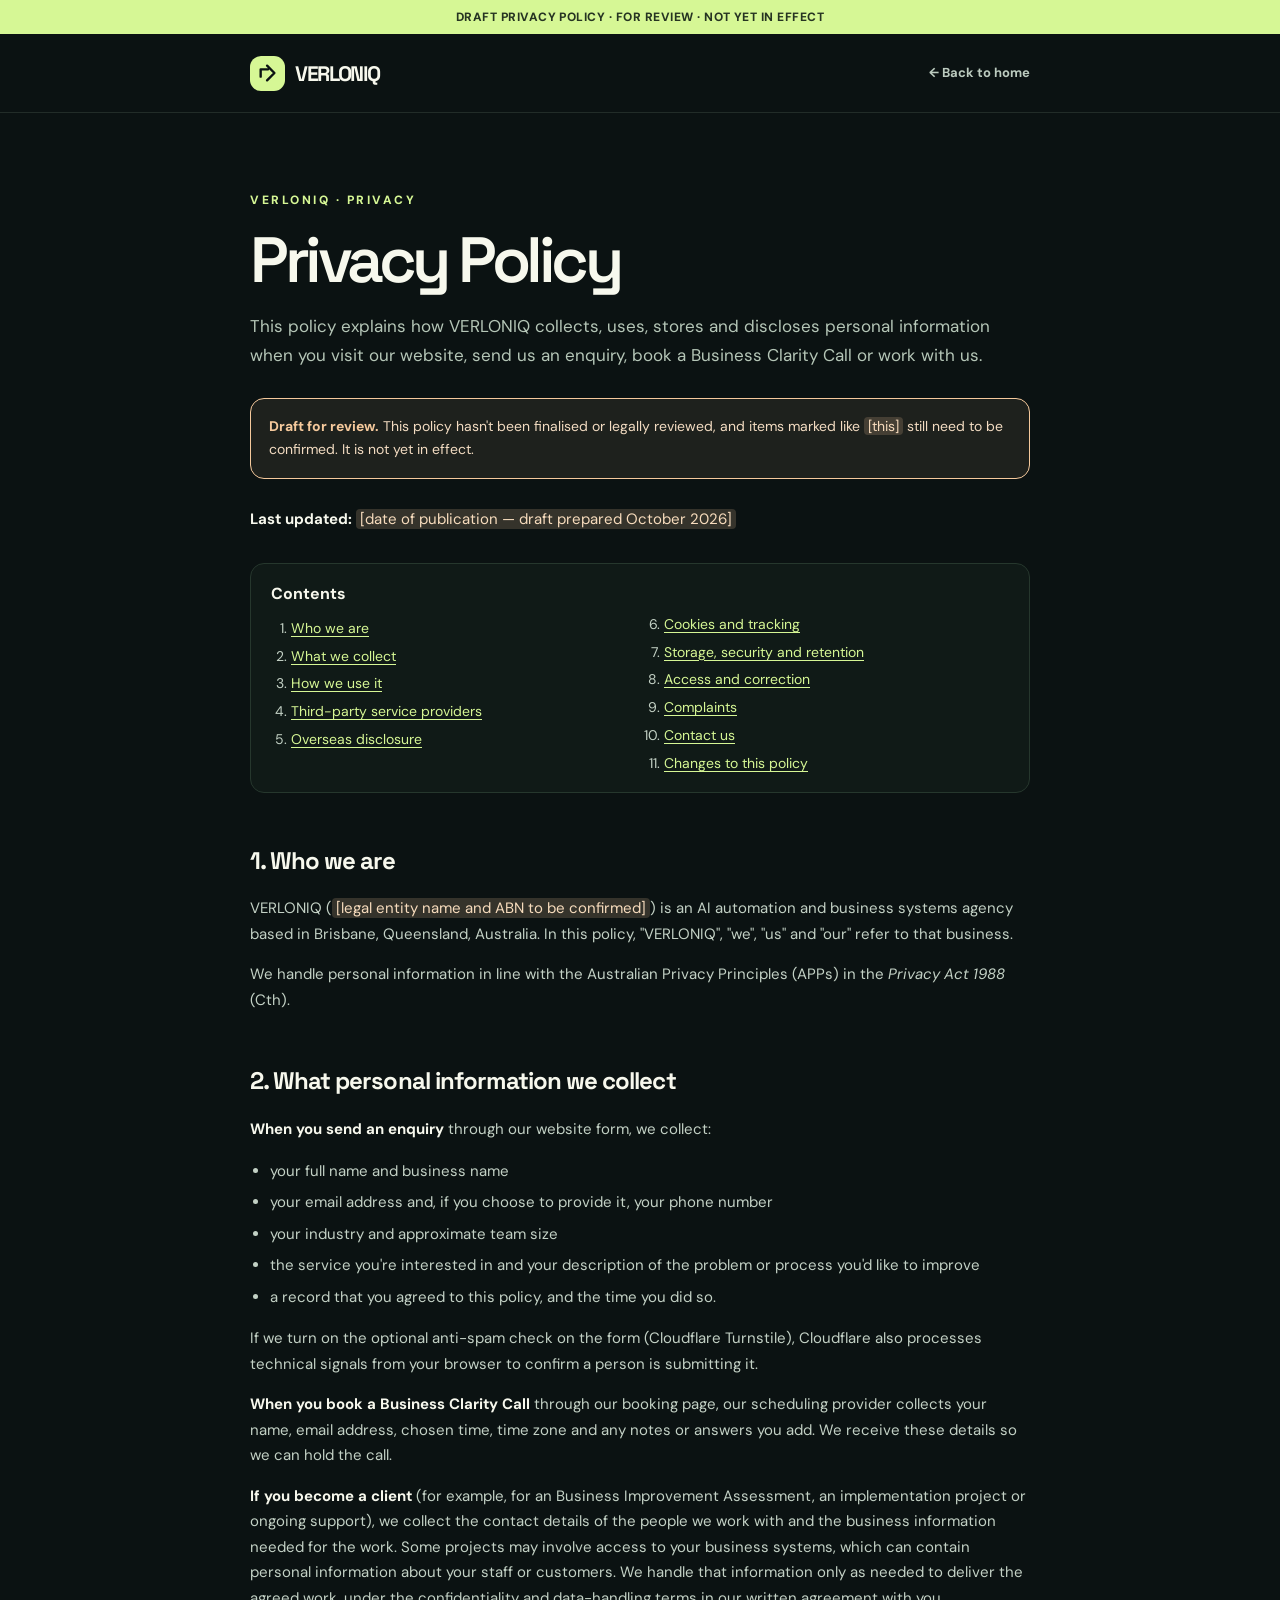
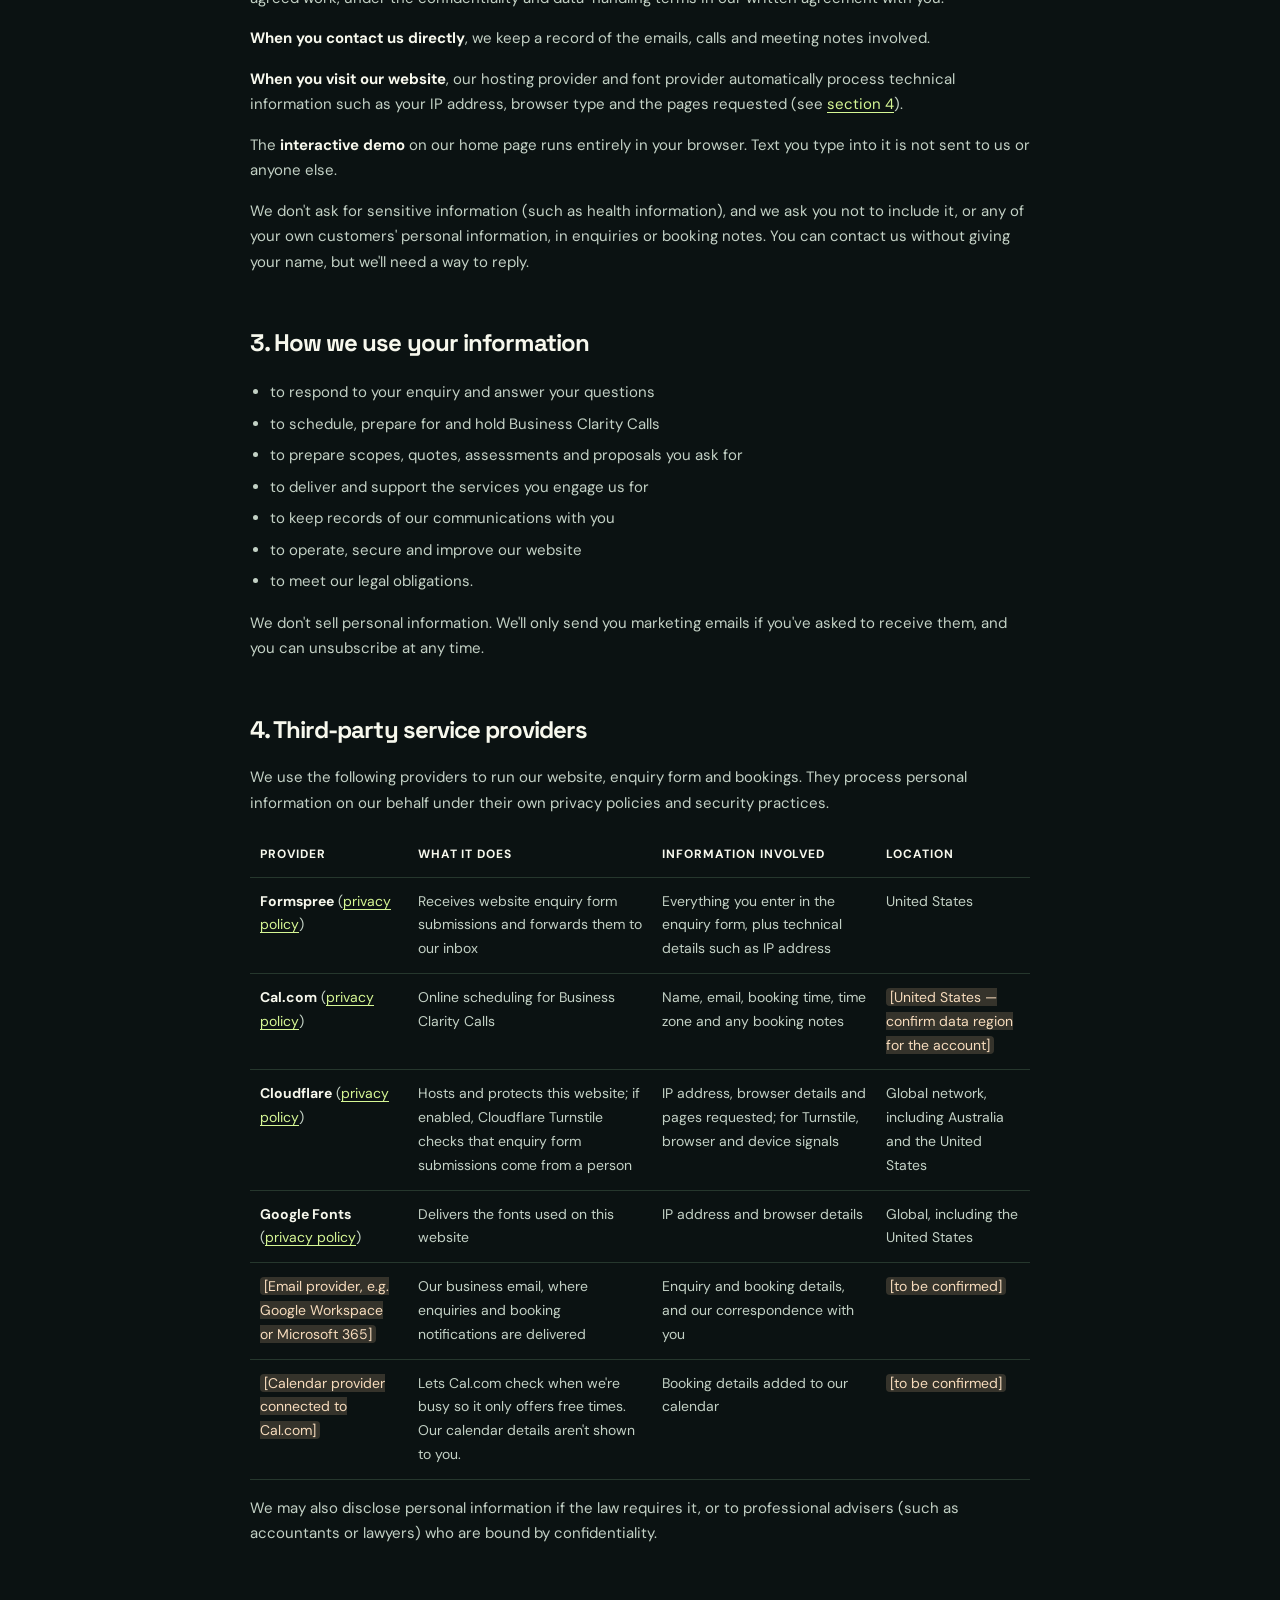
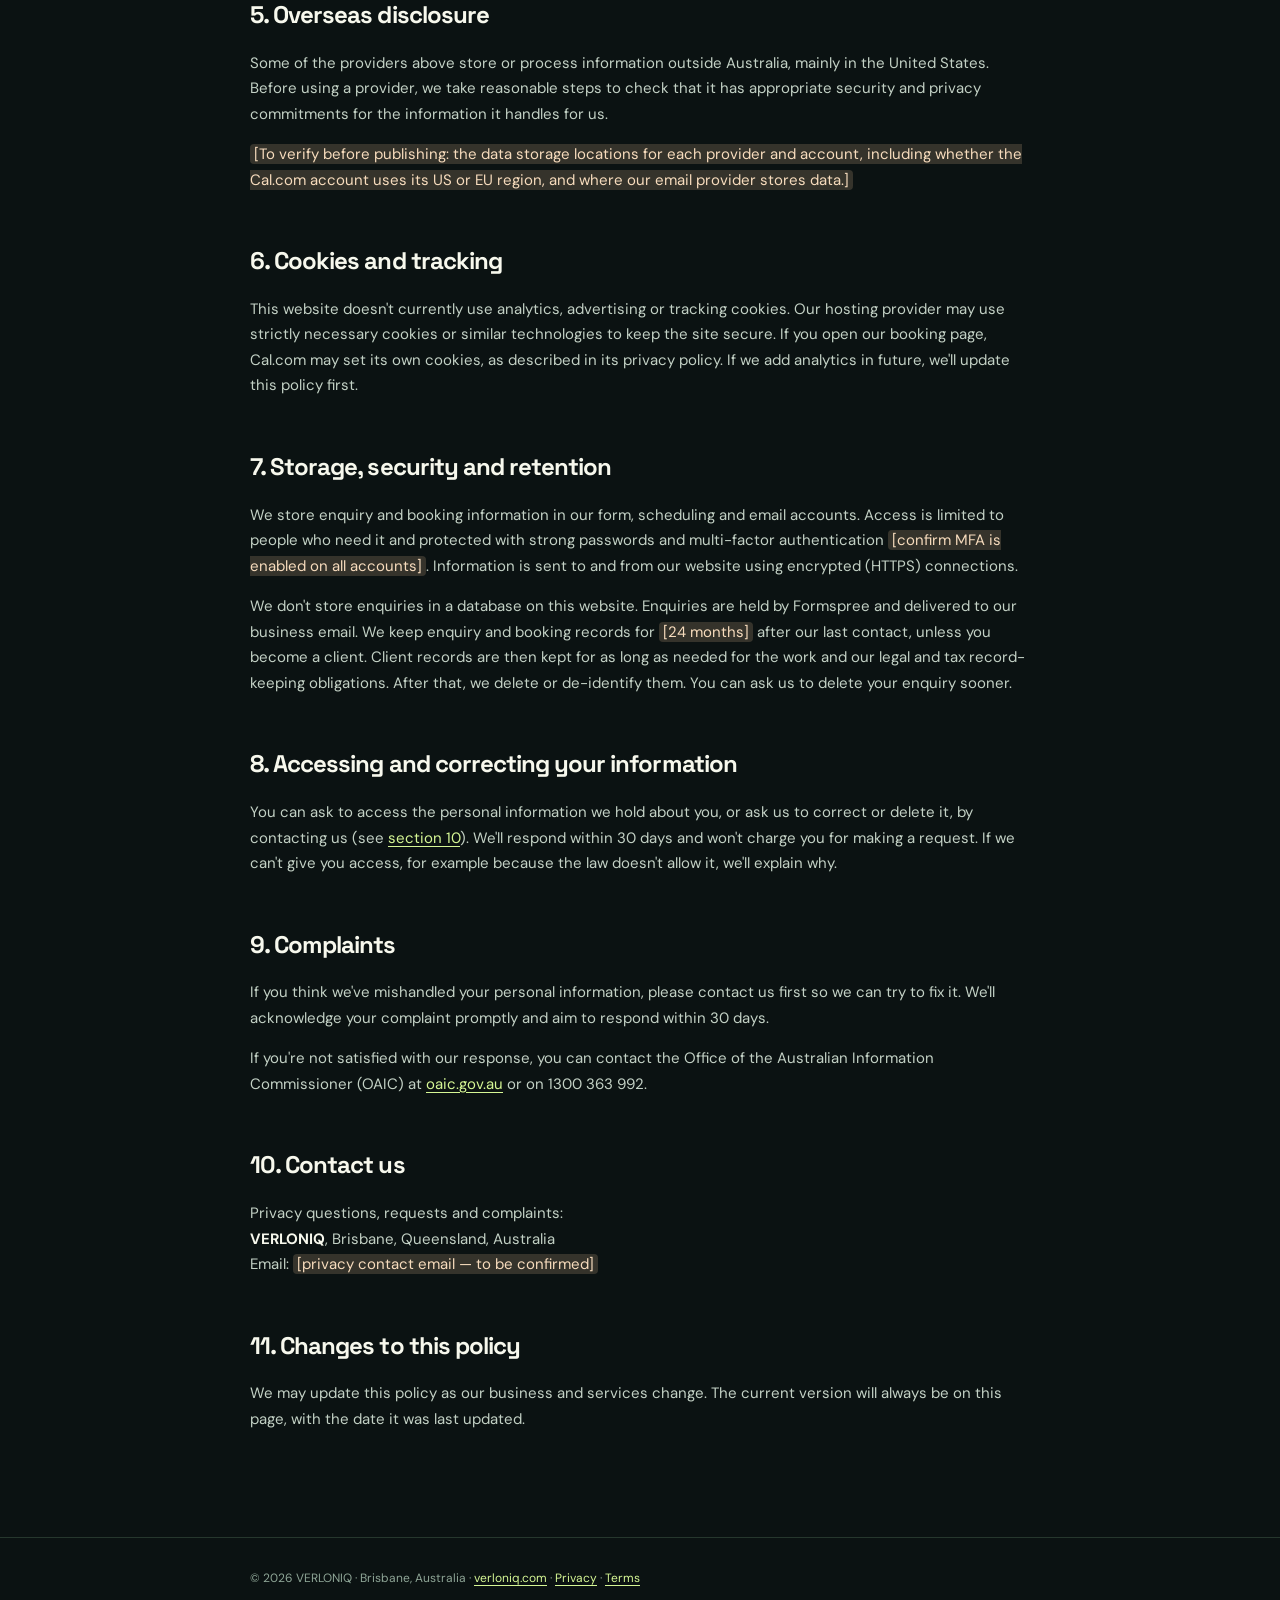
<file: public/privacy.html>
<!doctype html>
<html lang="en-AU">
<head>
  <meta charset="utf-8" />
  <meta name="viewport" content="width=device-width, initial-scale=1" />
  <meta name="robots" content="noindex" />
  <meta name="theme-color" content="#0b1212" />
  <meta name="description" content="How VERLONIQ collects, uses, stores and discloses personal information. Draft for review." />
  <title>Privacy Policy (draft) — VERLONIQ</title>
  <link rel="canonical" href="https://verloniq.com/privacy" />
  <link rel="icon" href="favicon.svg" type="image/svg+xml" />
  <link rel="preconnect" href="https://fonts.googleapis.com" />
  <link rel="preconnect" href="https://fonts.gstatic.com" crossorigin />
  <link href="https://fonts.googleapis.com/css2?family=DM+Sans:wght@400;500;700;800&family=Space+Grotesk:wght@500;600;700&display=swap" rel="stylesheet" />
  <style>
    :root{--bg:#0b1212;--lime:#d6f795;--white:#f7f8ed;--text:#c3d1c5;--muted:#93a89a;--line:#26372d;--orange:#f5c99c}
    *{box-sizing:border-box}html{scroll-behavior:smooth}body{margin:0;background:var(--bg);color:var(--text);font-family:'DM Sans',system-ui,sans-serif;line-height:1.7}
    a{color:var(--lime);text-underline-offset:3px}::selection{background:var(--lime);color:#101b12}
    .container{width:min(780px,calc(100% - 36px));margin-inline:auto}
    .preview-banner{background:var(--lime);color:#263422;text-align:center;font-size:12px;padding:7px 12px;font-weight:800;letter-spacing:.04em}
    header{border-bottom:1px solid rgba(177,204,175,.14)}.nav{display:flex;align-items:center;justify-content:space-between;height:78px;gap:16px}
    .brand{display:inline-flex;align-items:center;gap:10px;font-family:'Space Grotesk',sans-serif;font-weight:700;font-size:21px;letter-spacing:-.065em;color:var(--white);text-decoration:none}
    .mark{display:grid;place-items:center;width:35px;height:35px;background:var(--lime);border-radius:11px;color:var(--bg)}
    .back{font-size:13px;font-weight:700;color:#bccbbf;text-decoration:none;transition:color .15s}.back:hover{color:var(--lime)}
    main{padding:72px 0 90px}
    .eyebrow{font-size:12px;font-weight:800;letter-spacing:.21em;color:var(--lime)}
    h1{font-family:'Space Grotesk',sans-serif;color:var(--white);font-size:clamp(40px,7vw,64px);letter-spacing:-.07em;line-height:1.05;font-weight:600;margin:14px 0 18px}
    h2{font-family:'Space Grotesk',sans-serif;color:var(--white);font-size:24px;letter-spacing:-.04em;margin:48px 0 12px;scroll-margin-top:20px}
    p,li{font-size:15px}ul{padding-left:20px}li{margin:6px 0}strong{color:var(--white)}
    .lead{font-size:17px;color:#b5c6b7}
    .draft-note{border:1px solid var(--orange);background:rgba(245,201,156,.08);border-radius:14px;padding:16px 18px;margin:28px 0;color:#f3dcc2;font-size:14px}
    .draft-note strong{color:var(--orange)}
    mark{background:rgba(245,201,156,.18);color:#f7dcbd;border-radius:4px;padding:0 4px}
    .toc{border:1px solid var(--line);border-radius:14px;padding:16px 20px;margin:30px 0 0;background:#101a17}.toc ol{margin:6px 0 0;padding-left:20px;columns:2;column-gap:28px}.toc li{font-size:14px;margin:4px 0;break-inside:avoid}
    table{width:100%;border-collapse:collapse;margin:16px 0;font-size:14px}th,td{text-align:left;vertical-align:top;padding:12px 10px;border-bottom:1px solid var(--line)}th{color:var(--white);font-size:12px;letter-spacing:.08em;text-transform:uppercase}
    footer{border-top:1px solid var(--line);padding:30px 0 40px;color:#8ea596;font-size:12px}
    :focus-visible{outline:2px solid var(--lime);outline-offset:3px}
    @media(max-width:640px){.toc ol{columns:1}table,thead,tbody,tr,th,td{display:block}thead{display:none}tr{border:1px solid var(--line);border-radius:12px;padding:6px 4px;margin-bottom:12px}td{border:0;padding:6px 10px}td:before{content:attr(data-label);display:block;font-size:11px;font-weight:800;letter-spacing:.08em;text-transform:uppercase;color:var(--muted)}.preview-banner{font-size:10px}}
    @media(prefers-reduced-motion:reduce){html{scroll-behavior:auto}*{transition:none!important}}
  </style>
</head>
<body>
  <div class="preview-banner" role="region" aria-label="Draft notice">DRAFT PRIVACY POLICY · FOR REVIEW · NOT YET IN EFFECT</div>
  <header><div class="container nav"><a class="brand" href="./" aria-label="VERLONIQ home"><span class="mark"><svg width="22" height="22" viewBox="0 0 24 24" fill="none" aria-hidden="true"><path d="M4 16V8H12M11 4L19 12L11 20" stroke="currentColor" stroke-width="2.6" stroke-linecap="round" stroke-linejoin="round"/></svg></span>VERLONIQ</a><a class="back" href="./">← Back to home</a></div></header>
  <main id="top"><div class="container">
    <span class="eyebrow">VERLONIQ · PRIVACY</span>
    <h1>Privacy Policy</h1>
    <p class="lead">This policy explains how VERLONIQ collects, uses, stores and discloses personal information when you visit our website, send us an enquiry, book a Business Clarity Call or work with us.</p>
    <div class="draft-note"><strong>Draft for review.</strong> This policy hasn't been finalised or legally reviewed, and items marked like <mark>[this]</mark> still need to be confirmed. It is not yet in effect.</div>
    <p><strong>Last updated:</strong> <mark>[date of publication — draft prepared October 2026]</mark></p>

    <nav class="toc" aria-label="Contents"><strong>Contents</strong><ol>
      <li><a href="#who">Who we are</a></li><li><a href="#collect">What we collect</a></li><li><a href="#use">How we use it</a></li><li><a href="#providers">Third-party service providers</a></li><li><a href="#overseas">Overseas disclosure</a></li><li><a href="#cookies">Cookies and tracking</a></li><li><a href="#security">Storage, security and retention</a></li><li><a href="#access">Access and correction</a></li><li><a href="#complaints">Complaints</a></li><li><a href="#contact">Contact us</a></li><li><a href="#changes">Changes to this policy</a></li>
    </ol></nav>

    <h2 id="who">1. Who we are</h2>
    <p>VERLONIQ (<mark>[legal entity name and ABN to be confirmed]</mark>) is an AI automation and business systems agency based in Brisbane, Queensland, Australia. In this policy, "VERLONIQ", "we", "us" and "our" refer to that business.</p>
    <p>We handle personal information in line with the Australian Privacy Principles (APPs) in the <em>Privacy Act 1988</em> (Cth).</p>

    <h2 id="collect">2. What personal information we collect</h2>
    <p><strong>When you send an enquiry</strong> through our website form, we collect:</p>
    <ul><li>your full name and business name</li><li>your email address and, if you choose to provide it, your phone number</li><li>your industry and approximate team size</li><li>the service you're interested in and your description of the problem or process you'd like to improve</li><li>a record that you agreed to this policy, and the time you did so.</li></ul>
    <p>If we turn on the optional anti-spam check on the form (Cloudflare Turnstile), Cloudflare also processes technical signals from your browser to confirm a person is submitting it.</p>
    <p><strong>When you book a Business Clarity Call</strong> through our booking page, our scheduling provider collects your name, email address, chosen time, time zone and any notes or answers you add. We receive these details so we can hold the call.</p>
    <p><strong>If you become a client</strong> (for example, for an Business Improvement Assessment, an implementation project or ongoing support), we collect the contact details of the people we work with and the business information needed for the work. Some projects may involve access to your business systems, which can contain personal information about your staff or customers. We handle that information only as needed to deliver the agreed work, under the confidentiality and data-handling terms in our written agreement with you.</p>
    <p><strong>When you contact us directly</strong>, we keep a record of the emails, calls and meeting notes involved.</p>
    <p><strong>When you visit our website</strong>, our hosting provider and font provider automatically process technical information such as your IP address, browser type and the pages requested (see <a href="#providers">section 4</a>).</p>
    <p>The <strong>interactive demo</strong> on our home page runs entirely in your browser. Text you type into it is not sent to us or anyone else.</p>
    <p>We don't ask for sensitive information (such as health information), and we ask you not to include it, or any of your own customers' personal information, in enquiries or booking notes. You can contact us without giving your name, but we'll need a way to reply.</p>

    <h2 id="use">3. How we use your information</h2>
    <ul><li>to respond to your enquiry and answer your questions</li><li>to schedule, prepare for and hold Business Clarity Calls</li><li>to prepare scopes, quotes, assessments and proposals you ask for</li><li>to deliver and support the services you engage us for</li><li>to keep records of our communications with you</li><li>to operate, secure and improve our website</li><li>to meet our legal obligations.</li></ul>
    <p>We don't sell personal information. We'll only send you marketing emails if you've asked to receive them, and you can unsubscribe at any time.</p>

    <h2 id="providers">4. Third-party service providers</h2>
    <p>We use the following providers to run our website, enquiry form and bookings. They process personal information on our behalf under their own privacy policies and security practices.</p>
    <table>
      <thead><tr><th scope="col">Provider</th><th scope="col">What it does</th><th scope="col">Information involved</th><th scope="col">Location</th></tr></thead>
      <tbody>
        <tr><td data-label="Provider"><strong>Formspree</strong> (<a href="https://formspree.io/legal/privacy-policy" rel="noopener">privacy policy</a>)</td><td data-label="What it does">Receives website enquiry form submissions and forwards them to our inbox</td><td data-label="Information involved">Everything you enter in the enquiry form, plus technical details such as IP address</td><td data-label="Location">United States</td></tr>
        <tr><td data-label="Provider"><strong>Cal.com</strong> (<a href="https://cal.com/privacy" rel="noopener">privacy policy</a>)</td><td data-label="What it does">Online scheduling for Business Clarity Calls</td><td data-label="Information involved">Name, email, booking time, time zone and any booking notes</td><td data-label="Location"><mark>[United States — confirm data region for the account]</mark></td></tr>
        <tr><td data-label="Provider"><strong>Cloudflare</strong> (<a href="https://www.cloudflare.com/privacypolicy/" rel="noopener">privacy policy</a>)</td><td data-label="What it does">Hosts and protects this website; if enabled, Cloudflare Turnstile checks that enquiry form submissions come from a person</td><td data-label="Information involved">IP address, browser details and pages requested; for Turnstile, browser and device signals</td><td data-label="Location">Global network, including Australia and the United States</td></tr>
        <tr><td data-label="Provider"><strong>Google Fonts</strong> (<a href="https://policies.google.com/privacy" rel="noopener">privacy policy</a>)</td><td data-label="What it does">Delivers the fonts used on this website</td><td data-label="Information involved">IP address and browser details</td><td data-label="Location">Global, including the United States</td></tr>
        <tr><td data-label="Provider"><mark>[Email provider, e.g. Google Workspace or Microsoft 365]</mark></td><td data-label="What it does">Our business email, where enquiries and booking notifications are delivered</td><td data-label="Information involved">Enquiry and booking details, and our correspondence with you</td><td data-label="Location"><mark>[to be confirmed]</mark></td></tr>
        <tr><td data-label="Provider"><mark>[Calendar provider connected to Cal.com]</mark></td><td data-label="What it does">Lets Cal.com check when we're busy so it only offers free times. Our calendar details aren't shown to you.</td><td data-label="Information involved">Booking details added to our calendar</td><td data-label="Location"><mark>[to be confirmed]</mark></td></tr>
      </tbody>
    </table>
    <p>We may also disclose personal information if the law requires it, or to professional advisers (such as accountants or lawyers) who are bound by confidentiality.</p>

    <h2 id="overseas">5. Overseas disclosure</h2>
    <p>Some of the providers above store or process information outside Australia, mainly in the United States. Before using a provider, we take reasonable steps to check that it has appropriate security and privacy commitments for the information it handles for us.</p>
    <p><mark>[To verify before publishing: the data storage locations for each provider and account, including whether the Cal.com account uses its US or EU region, and where our email provider stores data.]</mark></p>

    <h2 id="cookies">6. Cookies and tracking</h2>
    <p>This website doesn't currently use analytics, advertising or tracking cookies. Our hosting provider may use strictly necessary cookies or similar technologies to keep the site secure. If you open our booking page, Cal.com may set its own cookies, as described in its privacy policy. If we add analytics in future, we'll update this policy first.</p>

    <h2 id="security">7. Storage, security and retention</h2>
    <p>We store enquiry and booking information in our form, scheduling and email accounts. Access is limited to people who need it and protected with strong passwords and multi-factor authentication <mark>[confirm MFA is enabled on all accounts]</mark>. Information is sent to and from our website using encrypted (HTTPS) connections.</p>
    <p>We don't store enquiries in a database on this website. Enquiries are held by Formspree and delivered to our business email. We keep enquiry and booking records for <mark>[24 months]</mark> after our last contact, unless you become a client. Client records are then kept for as long as needed for the work and our legal and tax record-keeping obligations. After that, we delete or de-identify them. You can ask us to delete your enquiry sooner.</p>

    <h2 id="access">8. Accessing and correcting your information</h2>
    <p>You can ask to access the personal information we hold about you, or ask us to correct or delete it, by contacting us (see <a href="#contact">section 10</a>). We'll respond within 30 days and won't charge you for making a request. If we can't give you access, for example because the law doesn't allow it, we'll explain why.</p>

    <h2 id="complaints">9. Complaints</h2>
    <p>If you think we've mishandled your personal information, please contact us first so we can try to fix it. We'll acknowledge your complaint promptly and aim to respond within 30 days.</p>
    <p>If you're not satisfied with our response, you can contact the Office of the Australian Information Commissioner (OAIC) at <a href="https://www.oaic.gov.au" rel="noopener">oaic.gov.au</a> or on 1300 363 992.</p>

    <h2 id="contact">10. Contact us</h2>
    <p>Privacy questions, requests and complaints:<br><strong>VERLONIQ</strong>, Brisbane, Queensland, Australia<br>Email: <mark>[privacy contact email — to be confirmed]</mark></p>

    <h2 id="changes">11. Changes to this policy</h2>
    <p>We may update this policy as our business and services change. The current version will always be on this page, with the date it was last updated.</p>
  </div></main>
  <footer><div class="container">© <span id="year">2026</span> VERLONIQ · Brisbane, Australia · <a href="./">verloniq.com</a> · <a href="privacy.html">Privacy</a> · <a href="terms.html">Terms</a></div></footer>
  <script>document.getElementById('year').textContent=new Date().getFullYear()</script>
</body>
</html>
</file>
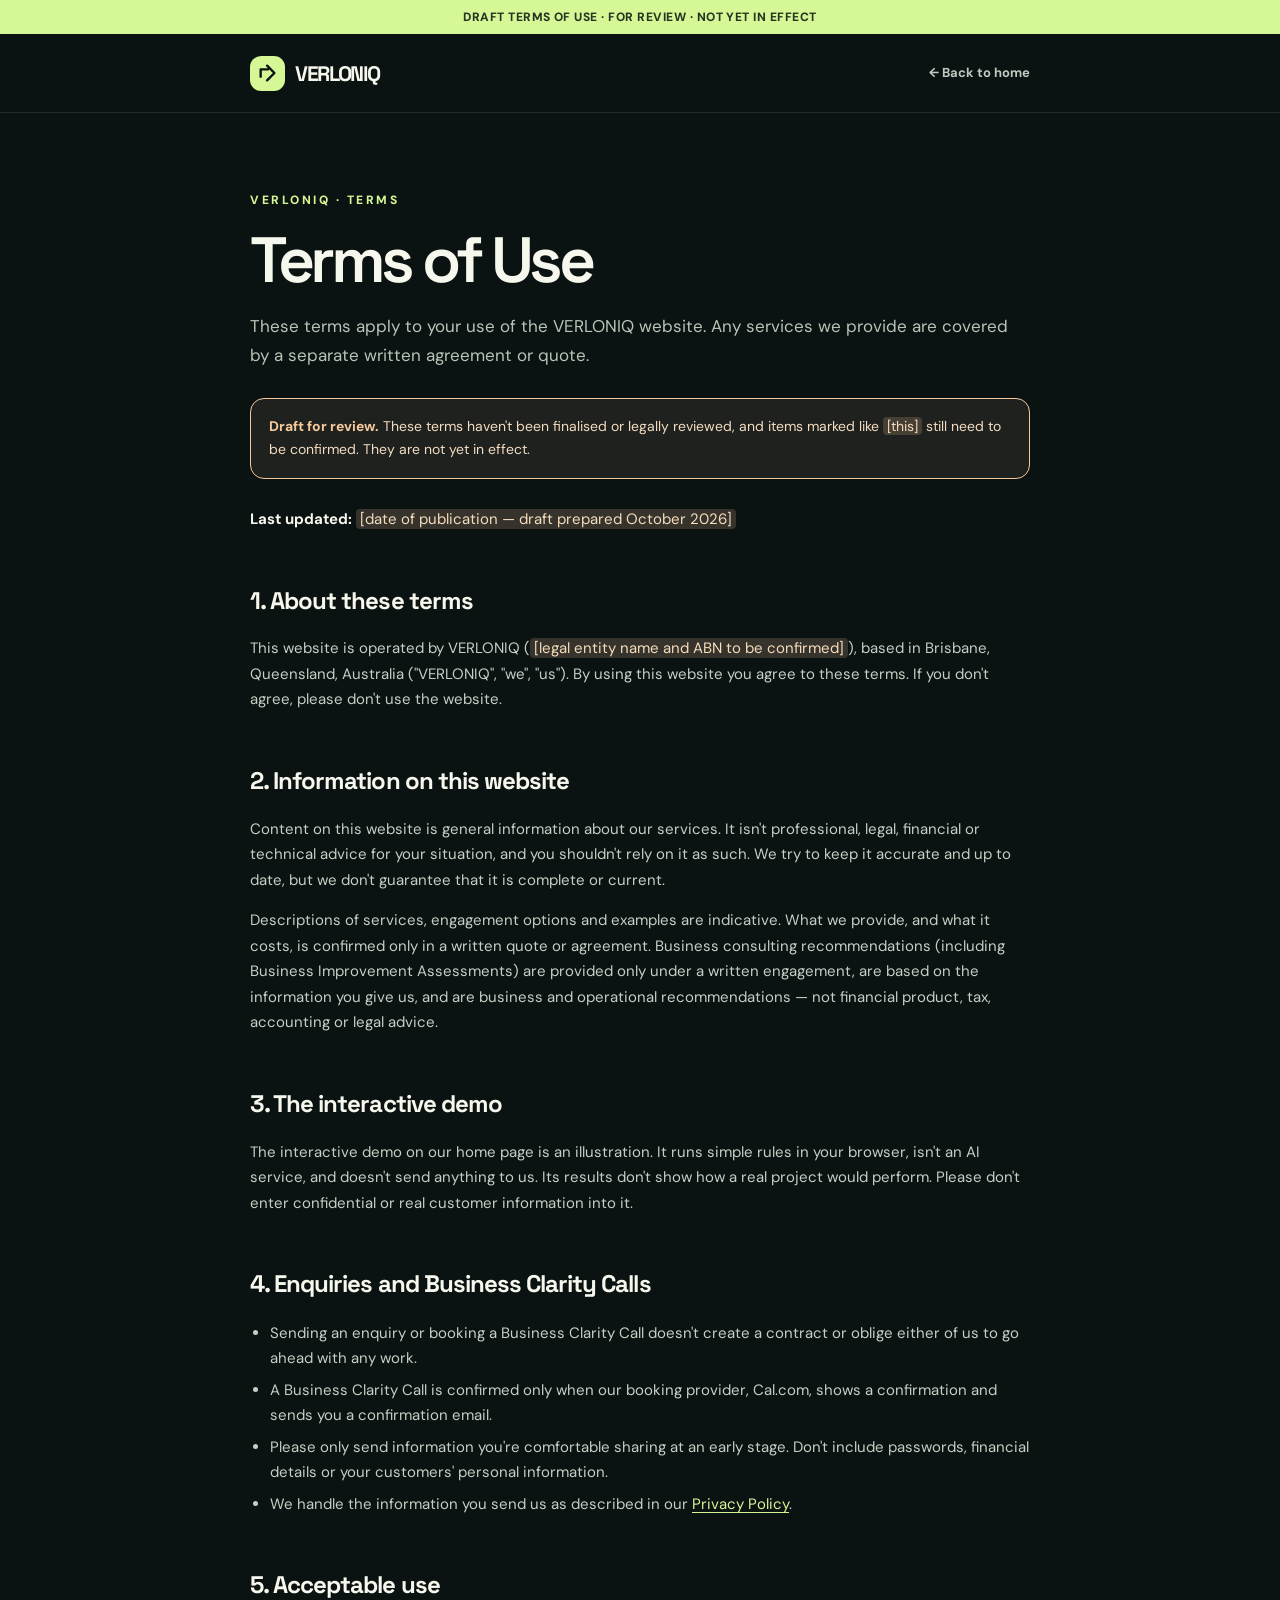
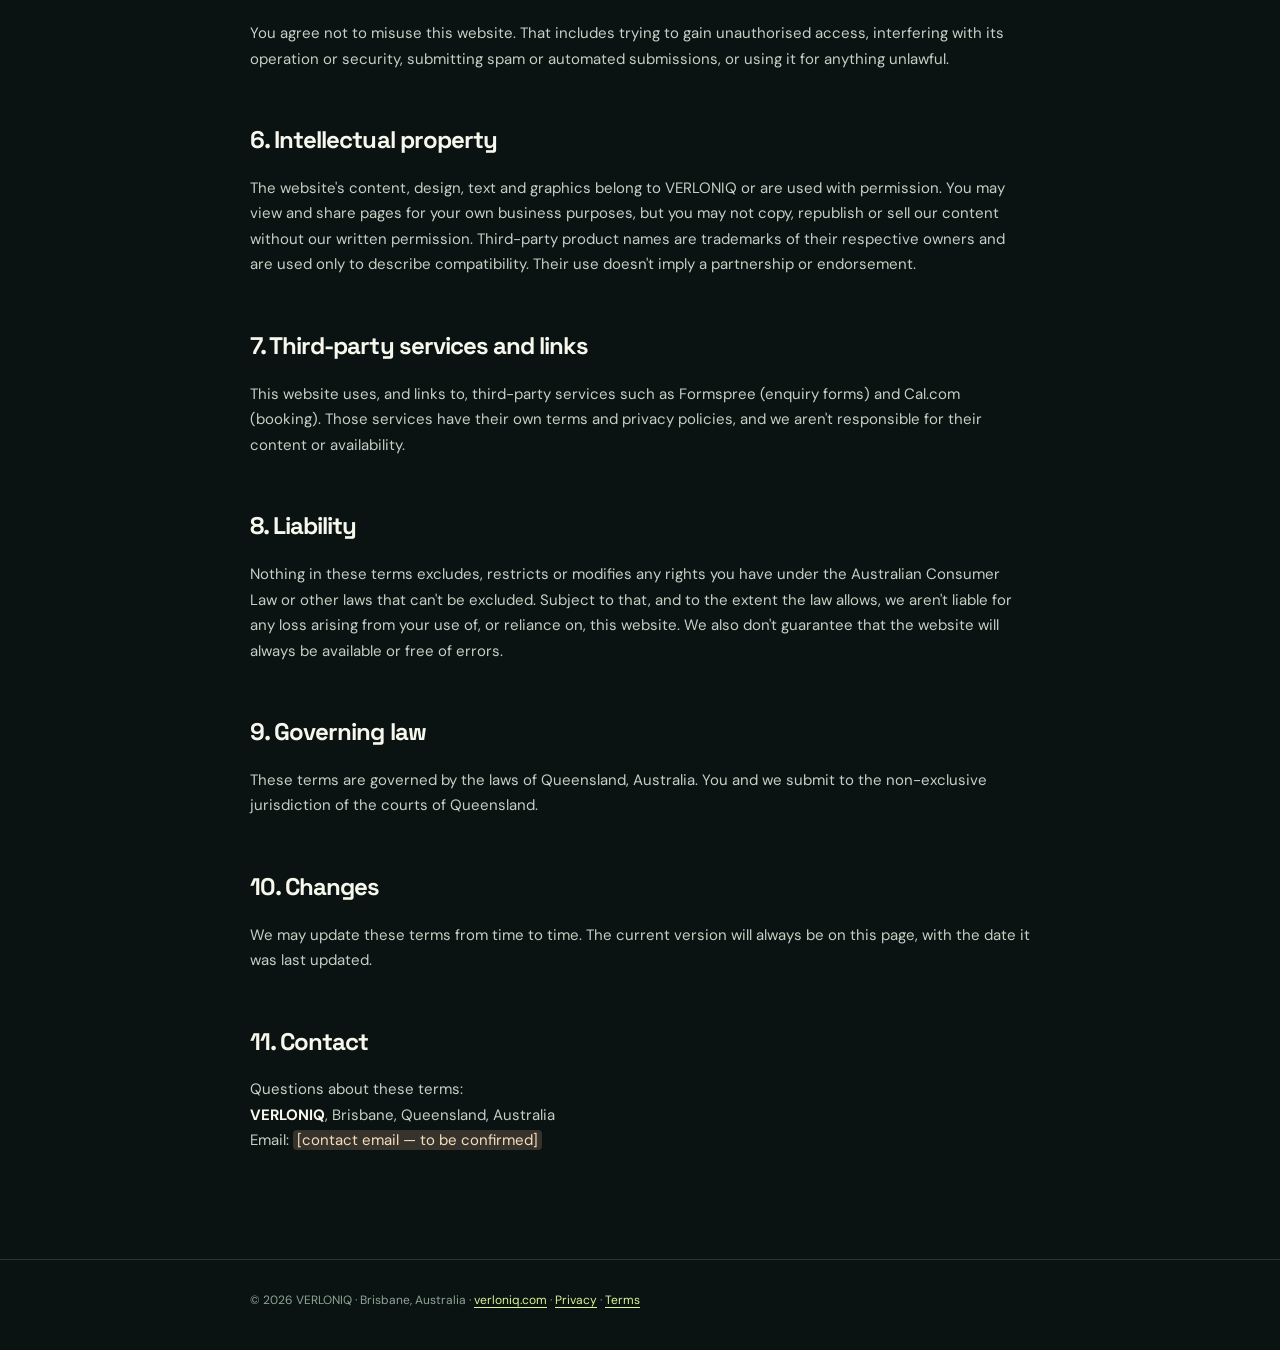
<file: public/terms.html>
<!doctype html>
<html lang="en-AU">
<head>
  <meta charset="utf-8" />
  <meta name="viewport" content="width=device-width, initial-scale=1" />
  <meta name="robots" content="noindex" />
  <meta name="theme-color" content="#0b1212" />
  <meta name="description" content="Terms of use for the VERLONIQ website. Draft for review." />
  <title>Terms of Use (draft) — VERLONIQ</title>
  <link rel="canonical" href="https://verloniq.com/terms" />
  <link rel="icon" href="favicon.svg" type="image/svg+xml" />
  <link rel="preconnect" href="https://fonts.googleapis.com" />
  <link rel="preconnect" href="https://fonts.gstatic.com" crossorigin />
  <link href="https://fonts.googleapis.com/css2?family=DM+Sans:wght@400;500;700;800&family=Space+Grotesk:wght@500;600;700&display=swap" rel="stylesheet" />
  <style>
    :root{--bg:#0b1212;--lime:#d6f795;--white:#f7f8ed;--text:#c3d1c5;--muted:#93a89a;--line:#26372d;--orange:#f5c99c}
    *{box-sizing:border-box}html{scroll-behavior:smooth}body{margin:0;background:var(--bg);color:var(--text);font-family:'DM Sans',system-ui,sans-serif;line-height:1.7}
    a{color:var(--lime);text-underline-offset:3px}::selection{background:var(--lime);color:#101b12}
    .container{width:min(780px,calc(100% - 36px));margin-inline:auto}
    .preview-banner{background:var(--lime);color:#263422;text-align:center;font-size:12px;padding:7px 12px;font-weight:800;letter-spacing:.04em}
    header{border-bottom:1px solid rgba(177,204,175,.14)}.nav{display:flex;align-items:center;justify-content:space-between;height:78px;gap:16px}
    .brand{display:inline-flex;align-items:center;gap:10px;font-family:'Space Grotesk',sans-serif;font-weight:700;font-size:21px;letter-spacing:-.065em;color:var(--white);text-decoration:none}
    .mark{display:grid;place-items:center;width:35px;height:35px;background:var(--lime);border-radius:11px;color:var(--bg)}
    .back{font-size:13px;font-weight:700;color:#bccbbf;text-decoration:none;transition:color .15s}.back:hover{color:var(--lime)}
    main{padding:72px 0 90px}
    .eyebrow{font-size:12px;font-weight:800;letter-spacing:.21em;color:var(--lime)}
    h1{font-family:'Space Grotesk',sans-serif;color:var(--white);font-size:clamp(40px,7vw,64px);letter-spacing:-.07em;line-height:1.05;font-weight:600;margin:14px 0 18px}
    h2{font-family:'Space Grotesk',sans-serif;color:var(--white);font-size:24px;letter-spacing:-.04em;margin:48px 0 12px;scroll-margin-top:20px}
    p,li{font-size:15px}ul{padding-left:20px}li{margin:6px 0}strong{color:var(--white)}
    .lead{font-size:17px;color:#b5c6b7}
    .draft-note{border:1px solid var(--orange);background:rgba(245,201,156,.08);border-radius:14px;padding:16px 18px;margin:28px 0;color:#f3dcc2;font-size:14px}
    .draft-note strong{color:var(--orange)}
    mark{background:rgba(245,201,156,.18);color:#f7dcbd;border-radius:4px;padding:0 4px}
    .toc{border:1px solid var(--line);border-radius:14px;padding:16px 20px;margin:30px 0 0;background:#101a17}.toc ol{margin:6px 0 0;padding-left:20px;columns:2;column-gap:28px}.toc li{font-size:14px;margin:4px 0;break-inside:avoid}
    table{width:100%;border-collapse:collapse;margin:16px 0;font-size:14px}th,td{text-align:left;vertical-align:top;padding:12px 10px;border-bottom:1px solid var(--line)}th{color:var(--white);font-size:12px;letter-spacing:.08em;text-transform:uppercase}
    footer{border-top:1px solid var(--line);padding:30px 0 40px;color:#8ea596;font-size:12px}
    :focus-visible{outline:2px solid var(--lime);outline-offset:3px}
    @media(max-width:640px){.toc ol{columns:1}table,thead,tbody,tr,th,td{display:block}thead{display:none}tr{border:1px solid var(--line);border-radius:12px;padding:6px 4px;margin-bottom:12px}td{border:0;padding:6px 10px}td:before{content:attr(data-label);display:block;font-size:11px;font-weight:800;letter-spacing:.08em;text-transform:uppercase;color:var(--muted)}.preview-banner{font-size:10px}}
    @media(prefers-reduced-motion:reduce){html{scroll-behavior:auto}*{transition:none!important}}
  </style>
</head>
<body>
  <div class="preview-banner" role="region" aria-label="Draft notice">DRAFT TERMS OF USE · FOR REVIEW · NOT YET IN EFFECT</div>
  <header><div class="container nav"><a class="brand" href="./" aria-label="VERLONIQ home"><span class="mark"><svg width="22" height="22" viewBox="0 0 24 24" fill="none" aria-hidden="true"><path d="M4 16V8H12M11 4L19 12L11 20" stroke="currentColor" stroke-width="2.6" stroke-linecap="round" stroke-linejoin="round"/></svg></span>VERLONIQ</a><a class="back" href="./">← Back to home</a></div></header>
  <main id="top"><div class="container">
    <span class="eyebrow">VERLONIQ · TERMS</span>
    <h1>Terms of Use</h1>
    <p class="lead">These terms apply to your use of the VERLONIQ website. Any services we provide are covered by a separate written agreement or quote.</p>
    <div class="draft-note"><strong>Draft for review.</strong> These terms haven't been finalised or legally reviewed, and items marked like <mark>[this]</mark> still need to be confirmed. They are not yet in effect.</div>
    <p><strong>Last updated:</strong> <mark>[date of publication — draft prepared October 2026]</mark></p>

    <h2 id="about">1. About these terms</h2>
    <p>This website is operated by VERLONIQ (<mark>[legal entity name and ABN to be confirmed]</mark>), based in Brisbane, Queensland, Australia ("VERLONIQ", "we", "us"). By using this website you agree to these terms. If you don't agree, please don't use the website.</p>

    <h2 id="information">2. Information on this website</h2>
    <p>Content on this website is general information about our services. It isn't professional, legal, financial or technical advice for your situation, and you shouldn't rely on it as such. We try to keep it accurate and up to date, but we don't guarantee that it is complete or current.</p>
    <p>Descriptions of services, engagement options and examples are indicative. What we provide, and what it costs, is confirmed only in a written quote or agreement. Business consulting recommendations (including Business Improvement Assessments) are provided only under a written engagement, are based on the information you give us, and are business and operational recommendations — not financial product, tax, accounting or legal advice.</p>

    <h2 id="demo">3. The interactive demo</h2>
    <p>The interactive demo on our home page is an illustration. It runs simple rules in your browser, isn't an AI service, and doesn't send anything to us. Its results don't show how a real project would perform. Please don't enter confidential or real customer information into it.</p>

    <h2 id="enquiries">4. Enquiries and Business Clarity Calls</h2>
    <ul>
      <li>Sending an enquiry or booking a Business Clarity Call doesn't create a contract or oblige either of us to go ahead with any work.</li>
      <li>A Business Clarity Call is confirmed only when our booking provider, Cal.com, shows a confirmation and sends you a confirmation email.</li>
      <li>Please only send information you're comfortable sharing at an early stage. Don't include passwords, financial details or your customers' personal information.</li>
      <li>We handle the information you send us as described in our <a href="privacy.html">Privacy Policy</a>.</li>
    </ul>

    <h2 id="acceptable-use">5. Acceptable use</h2>
    <p>You agree not to misuse this website. That includes trying to gain unauthorised access, interfering with its operation or security, submitting spam or automated submissions, or using it for anything unlawful.</p>

    <h2 id="ip">6. Intellectual property</h2>
    <p>The website's content, design, text and graphics belong to VERLONIQ or are used with permission. You may view and share pages for your own business purposes, but you may not copy, republish or sell our content without our written permission. Third-party product names are trademarks of their respective owners and are used only to describe compatibility. Their use doesn't imply a partnership or endorsement.</p>

    <h2 id="third-party">7. Third-party services and links</h2>
    <p>This website uses, and links to, third-party services such as Formspree (enquiry forms) and Cal.com (booking). Those services have their own terms and privacy policies, and we aren't responsible for their content or availability.</p>

    <h2 id="liability">8. Liability</h2>
    <p>Nothing in these terms excludes, restricts or modifies any rights you have under the Australian Consumer Law or other laws that can't be excluded. Subject to that, and to the extent the law allows, we aren't liable for any loss arising from your use of, or reliance on, this website. We also don't guarantee that the website will always be available or free of errors.</p>

    <h2 id="law">9. Governing law</h2>
    <p>These terms are governed by the laws of Queensland, Australia. You and we submit to the non-exclusive jurisdiction of the courts of Queensland.</p>

    <h2 id="changes">10. Changes</h2>
    <p>We may update these terms from time to time. The current version will always be on this page, with the date it was last updated.</p>

    <h2 id="contact">11. Contact</h2>
    <p>Questions about these terms:<br><strong>VERLONIQ</strong>, Brisbane, Queensland, Australia<br>Email: <mark>[contact email — to be confirmed]</mark></p>
  </div></main>
  <footer><div class="container">© <span id="year">2026</span> VERLONIQ · Brisbane, Australia · <a href="./">verloniq.com</a> · <a href="privacy.html">Privacy</a> · <a href="terms.html">Terms</a></div></footer>
  <script>document.getElementById('year').textContent=new Date().getFullYear()</script>
</body>
</html>
</file>
